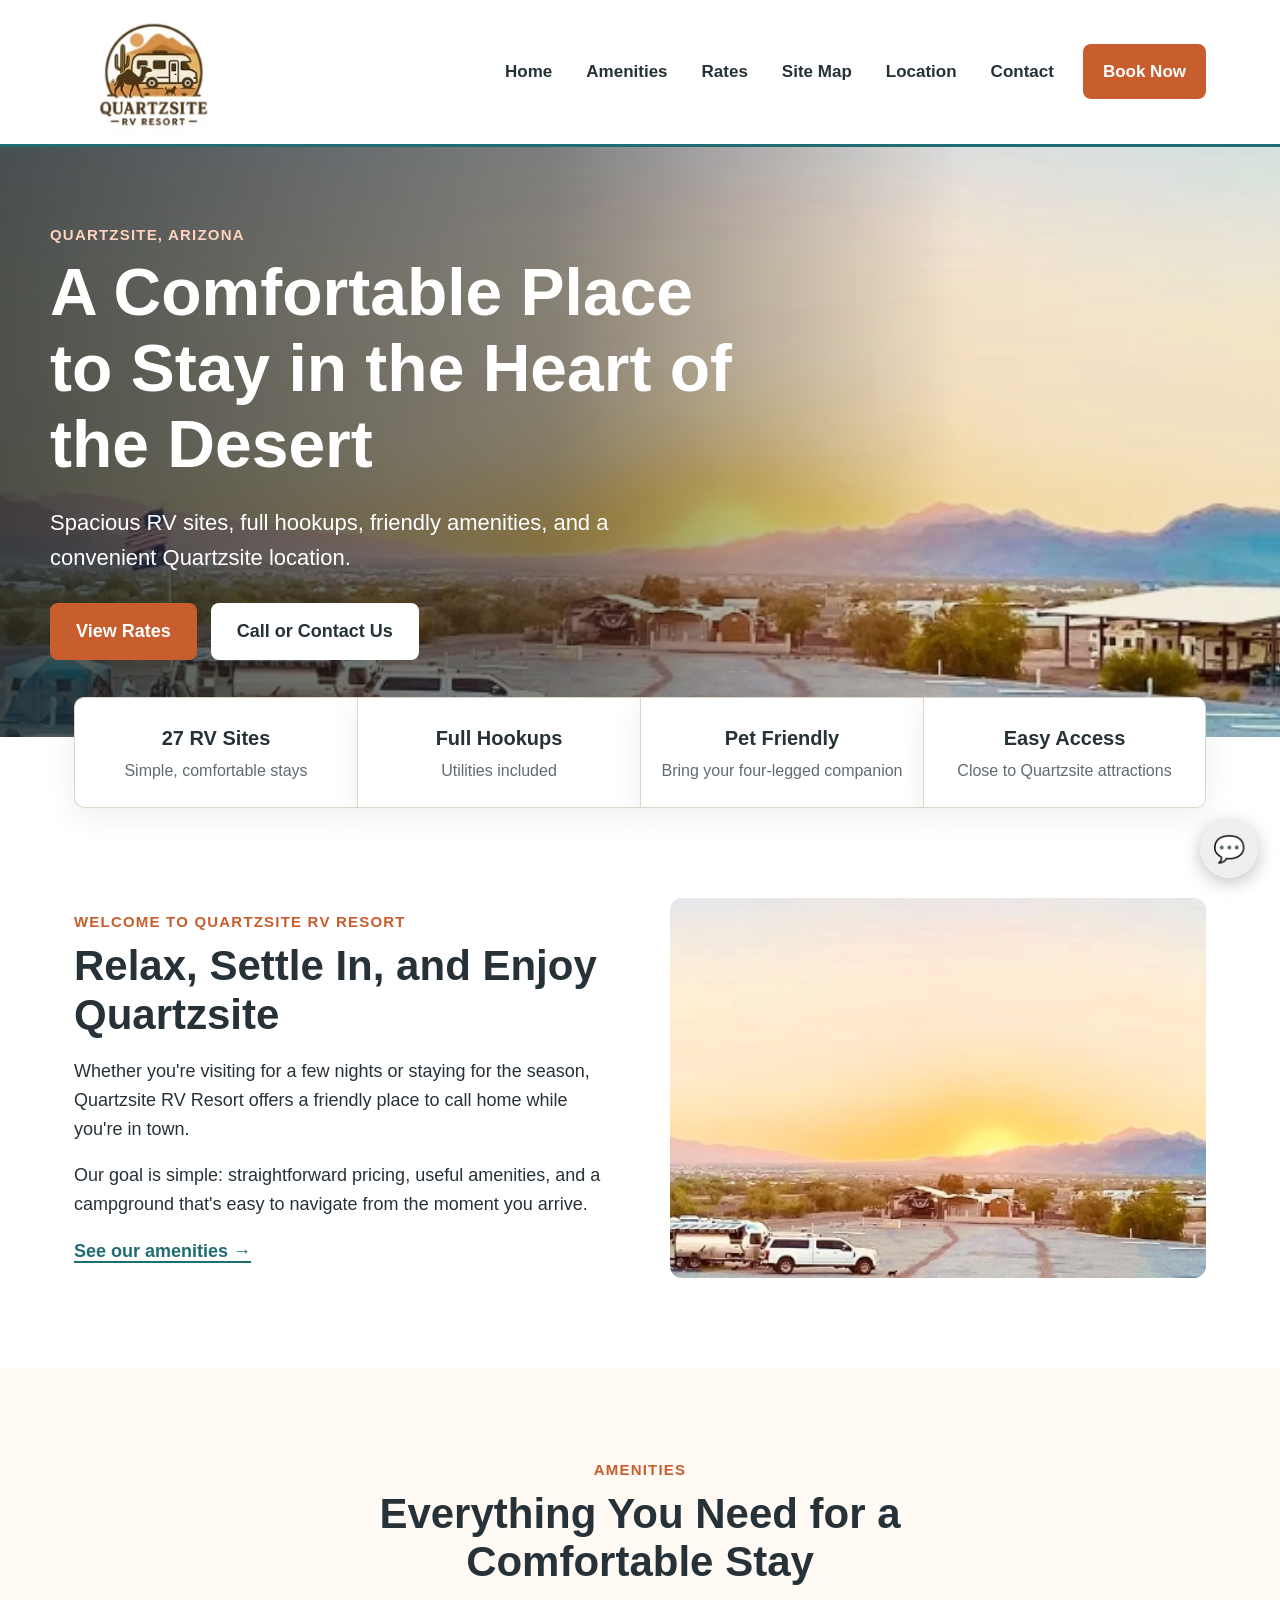
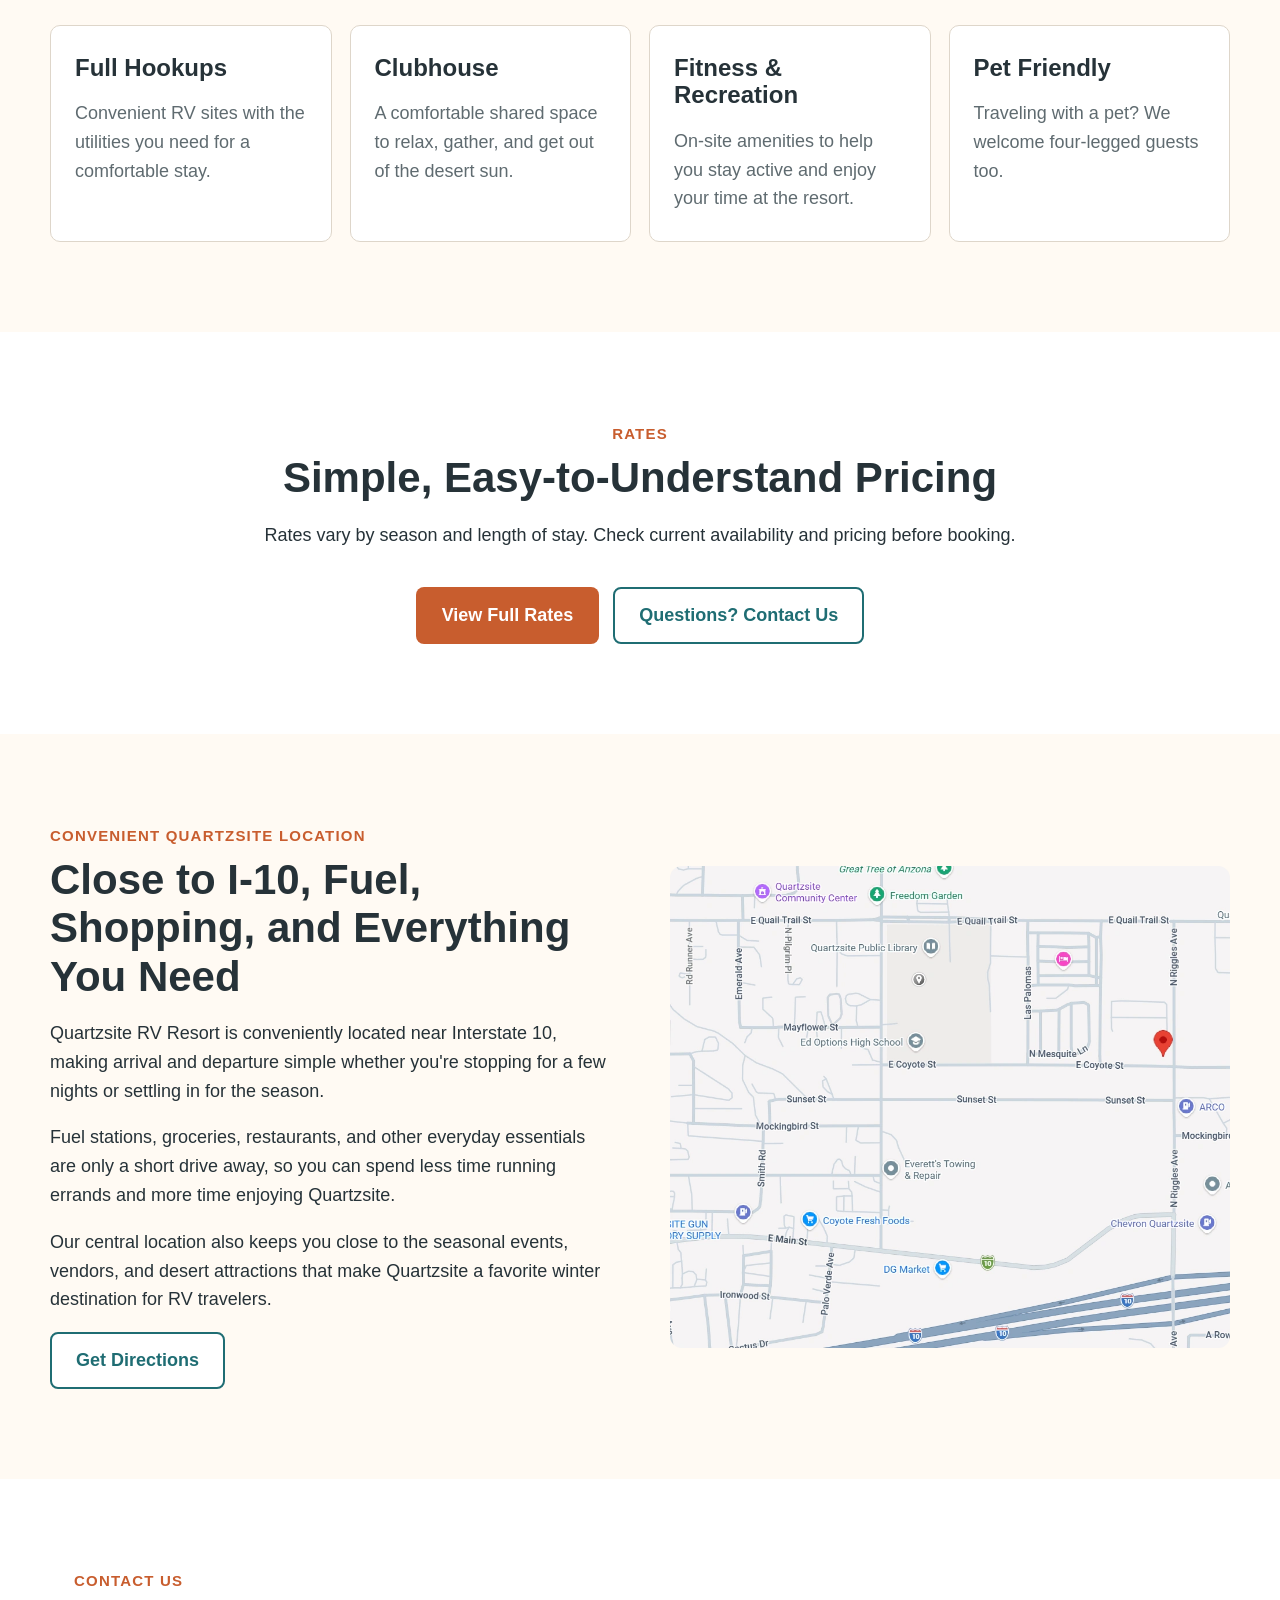
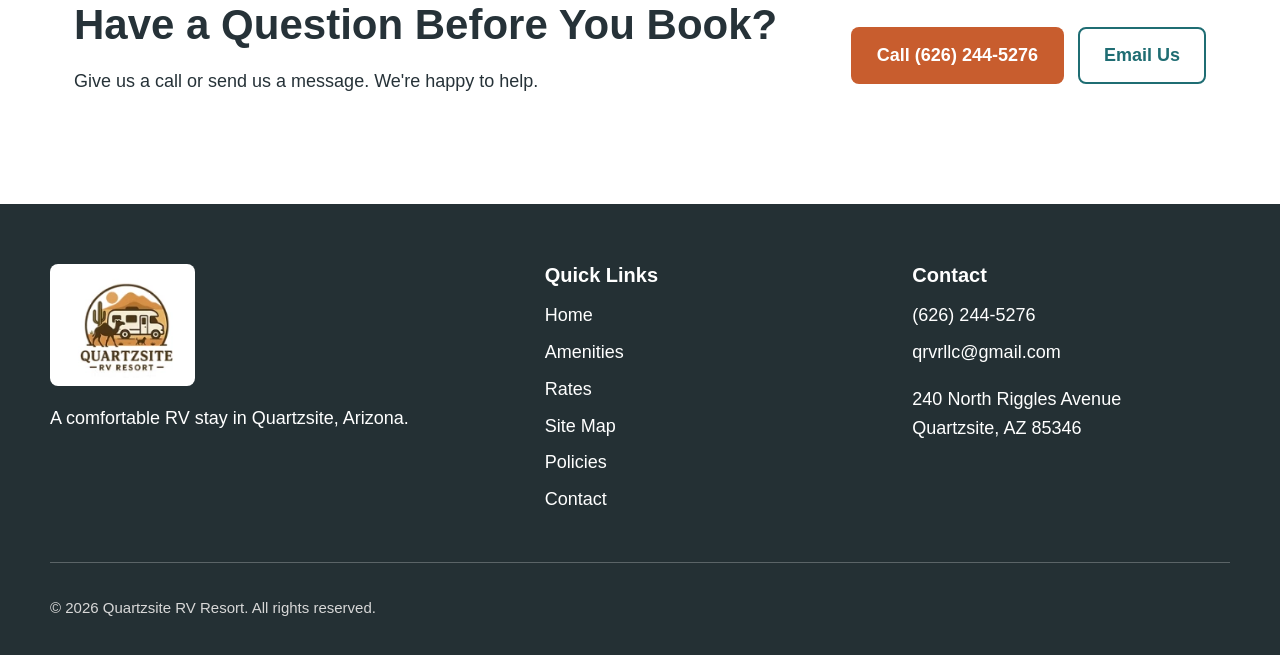
<file: index.html>
<!DOCTYPE html>
<html lang="en">
<head>
  <meta charset="UTF-8">
  <meta name="viewport" content="width=device-width, initial-scale=1.0">
  <title>Quartzsite RV Resort | RV Park in Quartzsite, Arizona</title>
  <meta name="description" content="Quartzsite RV Resort offers spacious RV sites, full hookups, friendly amenities, and easy access to everything Quartzsite, Arizona has to offer.">
  <link rel="stylesheet" href="styles.css">
</head>
<body>
  <div id="site-header"></div>

  <main>
    <section class="hero" aria-labelledby="hero-title">
      <img src="images/campsite.webp" alt="Quartzsite RV Resort campground in Quartzsite, Arizona" class="hero-image">
      <div class="hero-overlay">
        <div class="hero-content">
          <p class="eyebrow">Quartzsite, Arizona</p>
          <h1 id="hero-title">A Comfortable Place to Stay in the Heart of the Desert</h1>
          <p>Spacious RV sites, full hookups, friendly amenities, and a convenient Quartzsite location.</p>
          <div class="hero-actions">
            <a class="button button-primary" href="rates.html">View Rates</a>
            <a class="button button-secondary" href="#contact">Call or Contact Us</a>
          </div>
        </div>
      </div>
    </section>

    <section class="quick-info" aria-label="Quick campground information">
      <div>
        <strong>27 RV Sites</strong>
        <span>Simple, comfortable stays</span>
      </div>
      <div>
        <strong>Full Hookups</strong>
        <span>Utilities included</span>
      </div>
      <div>
        <strong>Pet Friendly</strong>
        <span>Bring your four-legged companion</span>
      </div>
      <div>
        <strong>Easy Access</strong>
        <span>Close to Quartzsite attractions</span>
      </div>
    </section>

    <section class="section two-column" id="about">
      <div class="section-copy">
        <p class="eyebrow">Welcome to Quartzsite RV Resort</p>
        <h2>Relax, Settle In, and Enjoy Quartzsite</h2>
        <p>
          Whether you're visiting for a few nights or staying for the season,
          Quartzsite RV Resort offers a friendly place to call home while you're in town.
        </p>
        <p>
          Our goal is simple: straightforward pricing, useful amenities, and a campground
          that's easy to navigate from the moment you arrive.
        </p>
        <a class="text-link" href="amenities.html">See our amenities →</a>
      </div>
      <div class="image-card">
        <img src="images/campsite.webp" alt="RV sites at Quartzsite RV Resort">
      </div>
    </section>

    <section class="section section-alt" id="amenities">
      <div class="section-heading">
        <p class="eyebrow">Amenities</p>
        <h2>Everything You Need for a Comfortable Stay</h2>
      </div>
      <div class="card-grid">
        <article class="info-card">
          <h3>Full Hookups</h3>
          <p>Convenient RV sites with the utilities you need for a comfortable stay.</p>
        </article>
        <article class="info-card">
          <h3>Clubhouse</h3>
          <p>A comfortable shared space to relax, gather, and get out of the desert sun.</p>
        </article>
        <article class="info-card">
          <h3>Fitness & Recreation</h3>
          <p>On-site amenities to help you stay active and enjoy your time at the resort.</p>
        </article>
        <article class="info-card">
          <h3>Pet Friendly</h3>
          <p>Traveling with a pet? We welcome four-legged guests too.</p>
        </article>
      </div>
    </section>

    <section class="section" id="rates">
      <div class="section-heading">
        <p class="eyebrow">Rates</p>
        <h2>Simple, Easy-to-Understand Pricing</h2>
        <p>Rates vary by season and length of stay. Check current availability and pricing before booking.</p>
      </div>
      <div class="rate-actions">
        <a class="button button-primary" href="rates.html">View Full Rates</a>
        <a class="button button-outline" href="#contact">Questions? Contact Us</a>
      </div>
    </section>

    <section class="section section-alt two-column" id="location">
      <div class="section-copy">
        <p class="eyebrow">Convenient Quartzsite Location</p>
        <h2>Close to I-10, Fuel, Shopping, and Everything You Need</h2>
        <p>
          Quartzsite RV Resort is conveniently located near Interstate 10, making arrival and departure simple
          whether you're stopping for a few nights or settling in for the season.
        </p>
        <p>
          Fuel stations, groceries, restaurants, and other everyday essentials are only a short drive away,
          so you can spend less time running errands and more time enjoying Quartzsite.
        </p>
        <p>
          Our central location also keeps you close to the seasonal events, vendors, and desert attractions
          that make Quartzsite a favorite winter destination for RV travelers.
        </p>
        <a
          class="button button-outline"
          href="https://www.google.com/maps/search/?api=1&query=Quartzsite+RV+Resort+Quartzsite+AZ"
          target="_blank"
          rel="noopener"
        >
          Get Directions
        </a>
      </div>

      <div class="image-card">
        <img
          src="images/map.webp"
          alt="Map showing Quartzsite RV Resort near Interstate 10, fuel stations, and central Quartzsite"
          loading="lazy"
        >
      </div>
    </section>

    <section class="section contact-section" id="contact">
      <div>
        <p class="eyebrow">Contact Us</p>
        <h2>Have a Question Before You Book?</h2>
        <p>Give us a call or send us a message. We're happy to help.</p>
      </div>
      <div class="contact-actions">
        <a class="button button-primary" href="tel:6262445276">Call (626) 244-5276</a>
        <a class="button button-outline" href="mailto:qrvrllc@gmail.com">Email Us</a>
      </div>
    </section>
  </main>

  <div id="site-footer"></div>

  <!-- Site-wide AI chat assistant -->
  <link rel="stylesheet" href="chat-widget.css">
  <script src="site.js"></script>
  <script src="chat-widget.js"></script>
</body>
</html>
</file>
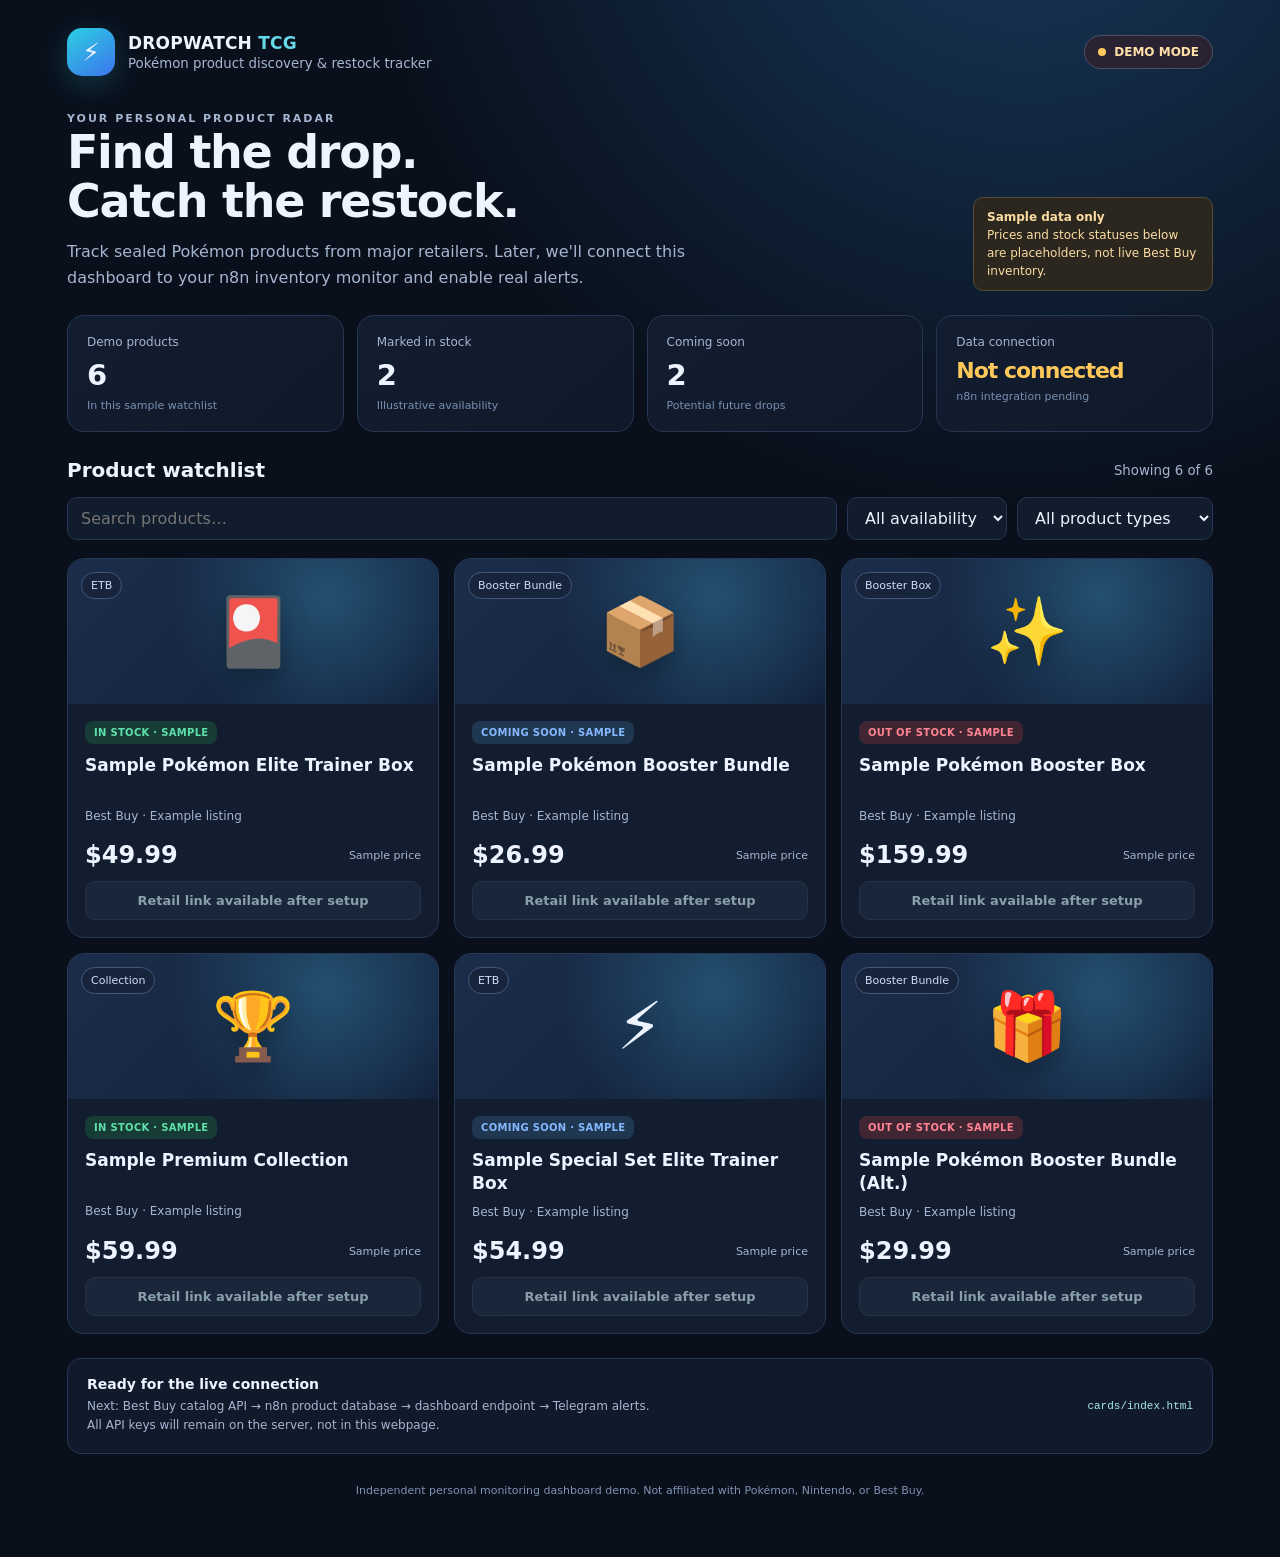
<file: cards/index.html>
<!doctype html>
<html lang="en">
<head>
  <meta charset="utf-8">
  <meta name="viewport" content="width=device-width, initial-scale=1">
  <meta name="theme-color" content="#0b1120">
  <title>Pokémon Drop Monitor | Demo Dashboard</title>
  <style>
    :root{color-scheme:dark;--bg:#09101c;--panel:#121d30;--panel2:#16233a;--line:#263753;--text:#edf3ff;--muted:#a6b5d0;--accent:#66d9e8;--gold:#ffc85a;--green:#5ee0ab;--red:#ff8393;--blue:#85b8ff}
    *{box-sizing:border-box}body{margin:0;background:radial-gradient(circle at 80% -10%,#18395c 0,transparent 33%),var(--bg);font-family:Inter,ui-sans-serif,system-ui,-apple-system,Segoe UI,Roboto,Arial,sans-serif;color:var(--text);min-height:100vh}a{color:inherit}button,input,select{font:inherit}button{cursor:pointer}
    .shell{max-width:1190px;margin:auto;padding:28px 22px 60px}.top{display:flex;justify-content:space-between;align-items:center;gap:20px;margin-bottom:34px}.brand{display:flex;align-items:center;gap:13px}.logo{display:grid;place-items:center;width:48px;height:48px;border-radius:15px;background:linear-gradient(145deg,#2bd0e0,#3d74ee);font-size:25px;box-shadow:0 8px 28px #2abfd43b}.brand strong{display:block;font-size:17px;letter-spacing:.2px}.brand small{display:block;color:var(--muted);margin-top:3px}.pill{display:inline-flex;align-items:center;gap:8px;padding:9px 13px;border-radius:999px;border:1px solid #4c5266;background:#292233;color:#ffe0a6;font-size:12px;font-weight:700}.dot{width:8px;height:8px;background:var(--gold);border-radius:50%}.intro{display:flex;justify-content:space-between;align-items:end;gap:22px;margin-bottom:24px}.eyebrow{text-transform:uppercase;letter-spacing:2px;color:var(--accent);font-weight:800;font-size:11px;margin:0 0 10px}.intro h1{font-size:clamp(30px,4vw,46px);line-height:1.07;margin:0 0 12px;letter-spacing:-1.3px}.intro p{color:var(--muted);max-width:630px;margin:0;line-height:1.65}.notice{padding:10px 13px;border:1px solid #574d37;background:#2b271f;color:#fbdca2;font-size:12px;border-radius:10px;max-width:240px;line-height:1.5}
    .stats{display:grid;grid-template-columns:repeat(4,1fr);gap:13px;margin-bottom:26px}.stat{background:linear-gradient(140deg,var(--panel),#101929);border:1px solid var(--line);border-radius:17px;padding:19px}.stat label{display:block;color:var(--muted);font-size:12px;margin-bottom:9px}.stat b{font-size:29px;letter-spacing:-1px}.stat em{display:block;color:#7890b2;font-style:normal;font-size:11px;margin-top:7px}.section-head{display:flex;justify-content:space-between;align-items:center;gap:12px;margin-bottom:15px}.section-head h2{font-size:20px;margin:0}.section-head small{color:var(--muted)}.tools{display:flex;gap:10px;flex-wrap:wrap;margin-bottom:18px}.tools input,.tools select{min-height:43px;border-radius:10px;border:1px solid var(--line);background:#111c2c;color:var(--text);padding:10px 13px;outline:none}.tools input{min-width:230px;flex:1}.tools input:focus,.tools select:focus{border-color:var(--accent)}.tools select{min-width:158px}.cards{display:grid;grid-template-columns:repeat(3,minmax(0,1fr));gap:15px}.product{display:flex;flex-direction:column;background:var(--panel);border:1px solid var(--line);border-radius:17px;overflow:hidden;min-width:0}.product-art{height:145px;background:radial-gradient(circle at 70% 25%,#234f70,transparent 55%),linear-gradient(135deg,#1b2d4a,#12213b);display:grid;place-items:center;position:relative}.product-art .symbol{font-size:66px;filter:drop-shadow(0 12px 12px #0004)}.product-art .ribbon{position:absolute;left:13px;top:13px;background:#17233bdc;border:1px solid #425779;border-radius:999px;font-size:11px;padding:6px 9px;color:#cdddf7}.product-content{padding:17px;display:flex;flex:1;flex-direction:column;gap:10px}.tag{display:inline-flex;font-size:10px;font-weight:800;letter-spacing:.3px;text-transform:uppercase;border-radius:8px;padding:6px 9px;width:max-content}.in{background:#173c36;color:var(--green)}.out{background:#402633;color:var(--red)}.soon{background:#203751;color:var(--blue)}.product h3{font-size:17px;line-height:1.35;margin:0;min-height:45px}.retailer{color:var(--muted);font-size:12px}.price-row{display:flex;justify-content:space-between;align-items:center;margin-top:auto;padding-top:8px}.price-row strong{font-size:24px}.price-row span{color:var(--muted);font-size:11px}.action{display:block;text-align:center;background:#223b58;border:1px solid #355a79;color:#d8f7ff;border-radius:10px;text-decoration:none;font-weight:750;padding:11px;margin-top:2px;font-size:13px;transition:background .15s}.action:hover{background:#2b5478}.action.disabled{opacity:.6;pointer-events:none;background:#202d40;border-color:#354257}.bottom{margin-top:24px;padding:17px 19px;border:1px solid var(--line);border-radius:14px;background:#101a2b;display:flex;justify-content:space-between;gap:20px;align-items:center}.bottom h3{margin:0 0 5px;font-size:14px}.bottom p{margin:0;color:var(--muted);font-size:12px;line-height:1.6}.bottom code{font-size:11px;color:#a9e9f0}.empty{grid-column:1/-1;border:1px dashed var(--line);border-radius:12px;padding:34px;text-align:center;color:var(--muted)}footer{color:#8092b1;text-align:center;font-size:11px;padding-top:30px}
    @media(max-width:850px){.cards{grid-template-columns:repeat(2,minmax(0,1fr))}.stats{grid-template-columns:repeat(2,minmax(0,1fr))}}@media(max-width:560px){.shell{padding:20px 14px 45px}.top{align-items:flex-start}.brand strong{font-size:14px}.brand small{font-size:11px}.intro{display:block}.notice{margin-top:17px;max-width:100%}.cards{grid-template-columns:1fr}.stats{gap:9px}.stat{padding:14px}.stat b{font-size:24px}.tools input,.tools select{width:100%;min-width:0}.bottom{display:block}.bottom code{display:block;margin-top:10px;overflow-wrap:anywhere}}
  </style>
</head>
<body>
<main class="shell">
  <header class="top"><div class="brand"><div class="logo" aria-hidden="true">⚡</div><div><strong>DROPWATCH <span style="color:var(--accent)">TCG</span></strong><small>Pokémon product discovery &amp; restock tracker</small></div></div><span class="pill"><span class="dot"></span> DEMO MODE</span></header>
  <div class="intro"><div><p class="eyebrow">Your personal product radar</p><h1>Find the drop.<br>Catch the restock.</h1><p>Track sealed Pokémon products from major retailers. Later, we'll connect this dashboard to your n8n inventory monitor and enable real alerts.</p></div><aside class="notice"><strong>Sample data only</strong><br>Prices and stock statuses below are placeholders, not live Best Buy inventory.</aside></div>
  <section class="stats" aria-label="Dashboard statistics"><div class="stat"><label>Demo products</label><b id="tracked">0</b><em>In this sample watchlist</em></div><div class="stat"><label>Marked in stock</label><b id="available">0</b><em>Illustrative availability</em></div><div class="stat"><label>Coming soon</label><b id="upcoming">0</b><em>Potential future drops</em></div><div class="stat"><label>Data connection</label><b style="font-size:22px;color:var(--gold)">Not connected</b><em>n8n integration pending</em></div></section>
  <div class="section-head"><h2>Product watchlist</h2><small id="count"></small></div>
  <div class="tools"><input id="search" type="search" placeholder="Search products…" aria-label="Search products"><select id="status" aria-label="Filter availability"><option value="all">All availability</option><option value="in_stock">In stock</option><option value="coming_soon">Coming soon</option><option value="out_of_stock">Out of stock</option></select><select id="type" aria-label="Filter product type"><option value="all">All product types</option><option value="ETB">Elite Trainer Boxes</option><option value="Booster Box">Booster Boxes</option><option value="Booster Bundle">Booster Bundles</option><option value="Collection">Collections</option></select></div>
  <section id="products" class="cards" aria-label="Products"></section>
  <section class="bottom"><div><h3>Ready for the live connection</h3><p>Next: Best Buy catalog API → n8n product database → dashboard endpoint → Telegram alerts.<br>All API keys will remain on the server, not in this webpage.</p></div><code>cards/index.html</code></section>
  <footer>Independent personal monitoring dashboard demo. Not affiliated with Pokémon, Nintendo, or Best Buy.</footer>
</main>
<script>
  // Fictional entries for layout testing only. No data is fetched from any retailer.
  const products = [
    {name:'Sample Pokémon Elite Trainer Box',type:'ETB',status:'in_stock',price:49.99,retailer:'Best Buy',symbol:'🎴'},
    {name:'Sample Pokémon Booster Bundle',type:'Booster Bundle',status:'coming_soon',price:26.99,retailer:'Best Buy',symbol:'📦'},
    {name:'Sample Pokémon Booster Box',type:'Booster Box',status:'out_of_stock',price:159.99,retailer:'Best Buy',symbol:'✨'},
    {name:'Sample Premium Collection',type:'Collection',status:'in_stock',price:59.99,retailer:'Best Buy',symbol:'🏆'},
    {name:'Sample Special Set Elite Trainer Box',type:'ETB',status:'coming_soon',price:54.99,retailer:'Best Buy',symbol:'⚡'},
    {name:'Sample Pokémon Booster Bundle (Alt.)',type:'Booster Bundle',status:'out_of_stock',price:29.99,retailer:'Best Buy',symbol:'🎁'}
  ];
  const statusText = {in_stock:'In stock · sample',out_of_stock:'Out of stock · sample',coming_soon:'Coming soon · sample'};
  const statusClass = {in_stock:'in',out_of_stock:'out',coming_soon:'soon'};
  const esc = value => String(value).replace(/[&<>"']/g, ch => ({'&':'&amp;','<':'&lt;','>':'&gt;','"':'&quot;',"'":'&#39;'}[ch]));
  function render(){
    const query=document.getElementById('search').value.toLowerCase().trim();
    const status=document.getElementById('status').value;
    const type=document.getElementById('type').value;
    const filtered=products.filter(p=>(p.name.toLowerCase().includes(query)||p.retailer.toLowerCase().includes(query))&&(status==='all'||p.status===status)&&(type==='all'||p.type===type));
    document.getElementById('count').textContent=`Showing ${filtered.length} of ${products.length}`;
    document.getElementById('products').innerHTML=filtered.length?filtered.map(p=>`<article class="product"><div class="product-art"><span class="ribbon">${esc(p.type)}</span><span class="symbol" aria-hidden="true">${p.symbol}</span></div><div class="product-content"><span class="tag ${statusClass[p.status]}">${statusText[p.status]}</span><h3>${esc(p.name)}</h3><div class="retailer">${esc(p.retailer)} · Example listing</div><div class="price-row"><strong>$${p.price.toFixed(2)}</strong><span>Sample price</span></div><span class="action disabled" aria-disabled="true">Retail link available after setup</span></div></article>`).join(''):'<div class="empty">No sample products match those filters.</div>';
  }
  document.getElementById('tracked').textContent=products.length;
  document.getElementById('available').textContent=products.filter(p=>p.status==='in_stock').length;
  document.getElementById('upcoming').textContent=products.filter(p=>p.status==='coming_soon').length;
  ['search','status','type'].forEach(id=>document.getElementById(id).addEventListener('input',render));
  render();
</script>
</body>
</html>
</file>
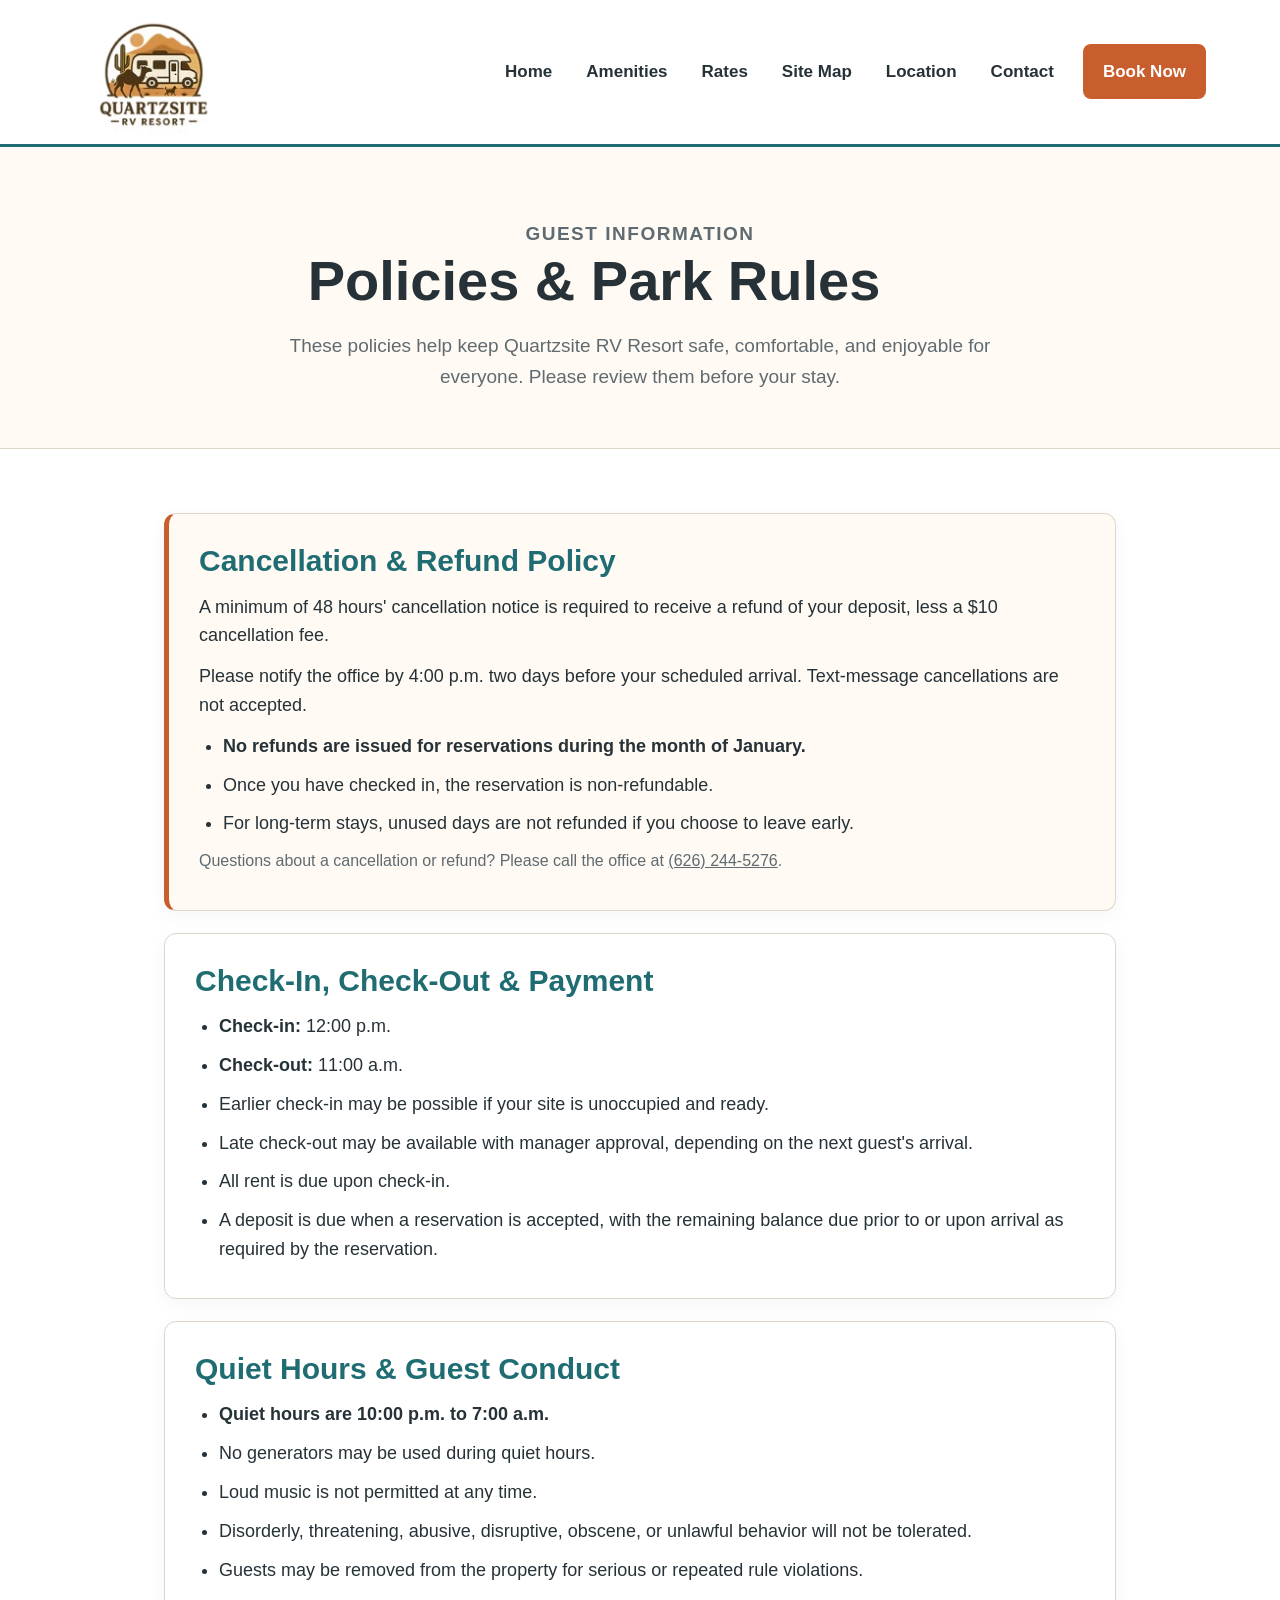
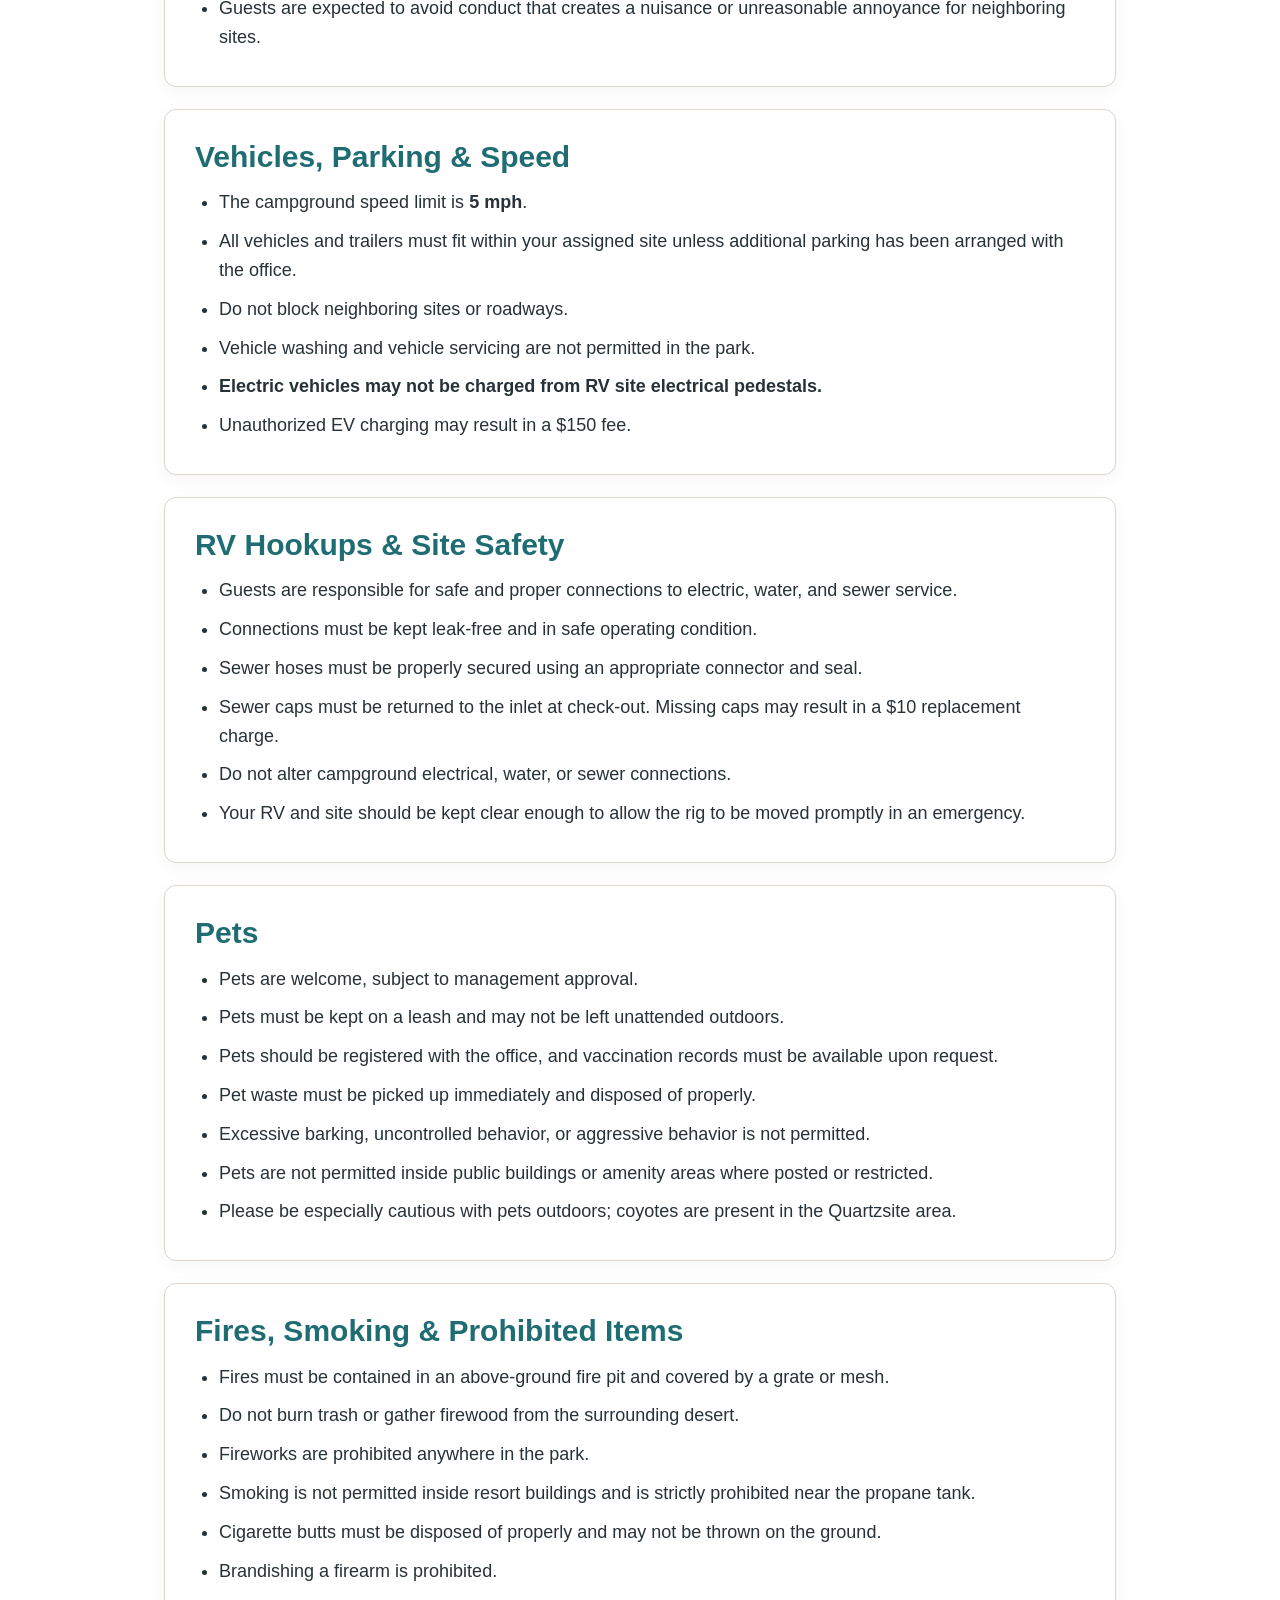
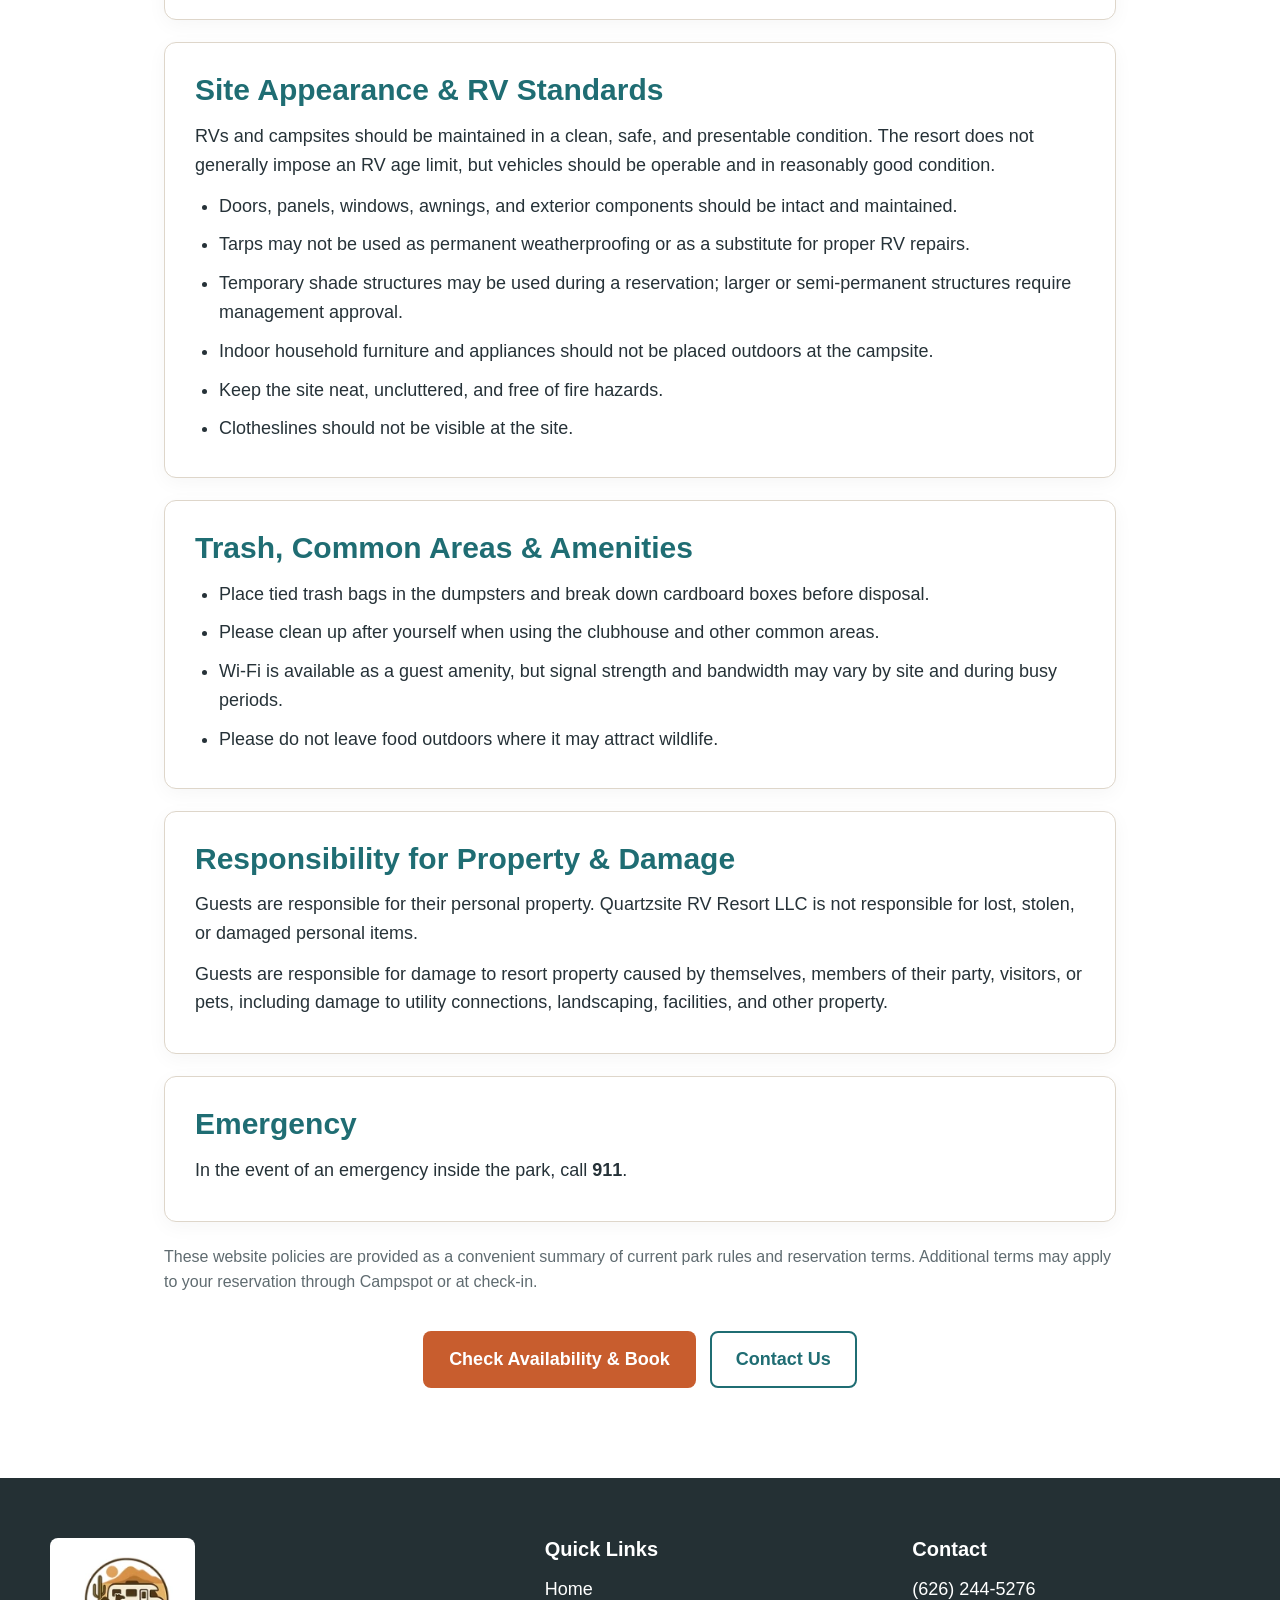
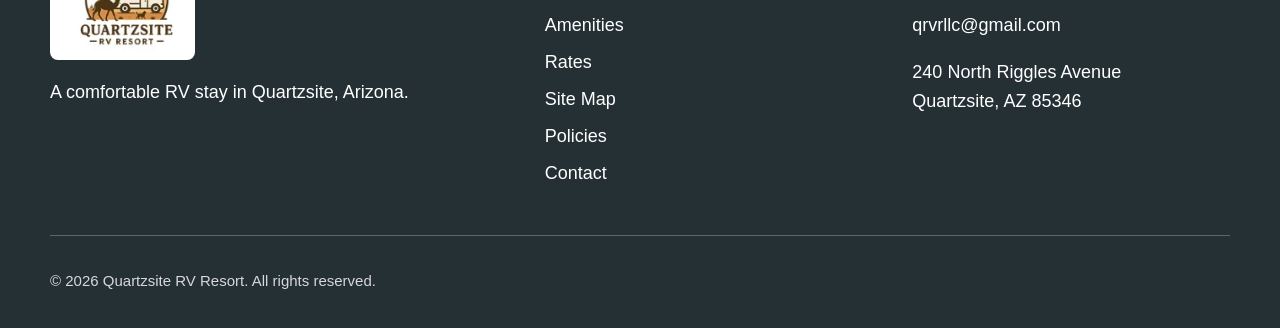
<file: policies.html>
<!DOCTYPE html>
<html lang="en">
<head>
  <meta charset="UTF-8">
  <meta name="viewport" content="width=device-width, initial-scale=1.0">

  <title>Policies & Park Rules | Quartzsite RV Resort</title>

  <meta
    name="description"
    content="Review Quartzsite RV Resort policies, cancellation and refund terms, check-in and check-out times, pet rules, site standards, quiet hours, and other important guest information."
  >

  <link rel="stylesheet" href="styles.css">

  <style>
    .policies-hero {
      background: var(--cream);
      border-bottom: 1px solid var(--line);
    }

    .policies-hero-inner {
      max-width: 900px;
      margin: 0 auto;
      padding: 72px 24px 56px;
      text-align: center;
    }

    .policies-hero h1 {
      color: var(--ink);
      font-size: clamp(38px, 5vw, 56px);
      margin-bottom: 18px;
    }

    .policies-hero p {
      max-width: 760px;
      margin: 0 auto;
      color: var(--muted);
      font-size: 19px;
    }

    .policies-wrap {
      max-width: 1000px;
      margin: 0 auto;
      padding: 64px 24px 90px;
    }

    .policy-card {
      background: var(--white);
      border: 1px solid var(--line);
      border-radius: 12px;
      padding: 30px 30px 24px;
      margin-bottom: 22px;
      box-shadow: 0 5px 20px rgba(0,0,0,.04);
    }

    .policy-card h2 {
      font-size: 30px;
      margin-bottom: 14px;
      color: var(--teal);
    }

    .policy-card h3 {
      font-size: 21px;
      margin-top: 24px;
      margin-bottom: 8px;
    }

    .policy-card p {
      margin: 0 0 12px;
    }

    .policy-card ul {
      margin: 10px 0 0;
      padding-left: 24px;
    }

    .policy-card li {
      margin-bottom: 10px;
    }

    .policy-important {
      border-left: 5px solid var(--rust);
      background: var(--cream);
    }

    .policy-note {
      color: var(--muted);
      font-size: 16px;
    }

    .policy-actions {
      display: flex;
      flex-wrap: wrap;
      justify-content: center;
      gap: 14px;
      margin-top: 36px;
    }

    @media (max-width: 600px) {
      .policy-card {
        padding: 24px 20px 18px;
      }

      .policy-actions {
        display: grid;
      }
    }
  </style>
</head>

<body>

  <div id="site-header"></div>

  <main>

    <section class="policies-hero">
      <div class="policies-hero-inner">
        <p class="eyebrow">Guest Information</p>
        <h1>Policies &amp; Park Rules</h1>
        <p>
          These policies help keep Quartzsite RV Resort safe, comfortable, and enjoyable
          for everyone. Please review them before your stay.
        </p>
      </div>
    </section>

    <section class="policies-wrap">

      <article class="policy-card policy-important">
        <h2>Cancellation &amp; Refund Policy</h2>

        <p>
          A minimum of 48 hours' cancellation notice is required to receive a refund of your deposit,
          less a $10 cancellation fee.
        </p>

        <p>
          Please notify the office by 4:00 p.m. two days before your scheduled arrival.
          Text-message cancellations are not accepted.
        </p>

        <ul>
          <li><strong>No refunds are issued for reservations during the month of January.</strong></li>
          <li>Once you have checked in, the reservation is non-refundable.</li>
          <li>For long-term stays, unused days are not refunded if you choose to leave early.</li>
        </ul>

        <p class="policy-note">
          Questions about a cancellation or refund? Please call the office at
          <a href="tel:6262445276">(626) 244-5276</a>.
        </p>
      </article>

      <article class="policy-card">
        <h2>Check-In, Check-Out &amp; Payment</h2>

        <ul>
          <li><strong>Check-in:</strong> 12:00 p.m.</li>
          <li><strong>Check-out:</strong> 11:00 a.m.</li>
          <li>Earlier check-in may be possible if your site is unoccupied and ready.</li>
          <li>Late check-out may be available with manager approval, depending on the next guest's arrival.</li>
          <li>All rent is due upon check-in.</li>
          <li>A deposit is due when a reservation is accepted, with the remaining balance due prior to or upon arrival as required by the reservation.</li>
        </ul>
      </article>

      <article class="policy-card">
        <h2>Quiet Hours &amp; Guest Conduct</h2>

        <ul>
          <li><strong>Quiet hours are 10:00 p.m. to 7:00 a.m.</strong></li>
          <li>No generators may be used during quiet hours.</li>
          <li>Loud music is not permitted at any time.</li>
          <li>Disorderly, threatening, abusive, disruptive, obscene, or unlawful behavior will not be tolerated.</li>
          <li>Guests may be removed from the property for serious or repeated rule violations.</li>
          <li>Guests are expected to avoid conduct that creates a nuisance or unreasonable annoyance for neighboring sites.</li>
        </ul>
      </article>

      <article class="policy-card">
        <h2>Vehicles, Parking &amp; Speed</h2>

        <ul>
          <li>The campground speed limit is <strong>5 mph</strong>.</li>
          <li>All vehicles and trailers must fit within your assigned site unless additional parking has been arranged with the office.</li>
          <li>Do not block neighboring sites or roadways.</li>
          <li>Vehicle washing and vehicle servicing are not permitted in the park.</li>
          <li><strong>Electric vehicles may not be charged from RV site electrical pedestals.</strong></li>
          <li>Unauthorized EV charging may result in a $150 fee.</li>
        </ul>
      </article>

      <article class="policy-card">
        <h2>RV Hookups &amp; Site Safety</h2>

        <ul>
          <li>Guests are responsible for safe and proper connections to electric, water, and sewer service.</li>
          <li>Connections must be kept leak-free and in safe operating condition.</li>
          <li>Sewer hoses must be properly secured using an appropriate connector and seal.</li>
          <li>Sewer caps must be returned to the inlet at check-out. Missing caps may result in a $10 replacement charge.</li>
          <li>Do not alter campground electrical, water, or sewer connections.</li>
          <li>Your RV and site should be kept clear enough to allow the rig to be moved promptly in an emergency.</li>
        </ul>
      </article>

      <article class="policy-card">
        <h2>Pets</h2>

        <ul>
          <li>Pets are welcome, subject to management approval.</li>
          <li>Pets must be kept on a leash and may not be left unattended outdoors.</li>
          <li>Pets should be registered with the office, and vaccination records must be available upon request.</li>
          <li>Pet waste must be picked up immediately and disposed of properly.</li>
          <li>Excessive barking, uncontrolled behavior, or aggressive behavior is not permitted.</li>
          <li>Pets are not permitted inside public buildings or amenity areas where posted or restricted.</li>
          <li>Please be especially cautious with pets outdoors; coyotes are present in the Quartzsite area.</li>
        </ul>
      </article>

      <article class="policy-card">
        <h2>Fires, Smoking &amp; Prohibited Items</h2>

        <ul>
          <li>Fires must be contained in an above-ground fire pit and covered by a grate or mesh.</li>
          <li>Do not burn trash or gather firewood from the surrounding desert.</li>
          <li>Fireworks are prohibited anywhere in the park.</li>
          <li>Smoking is not permitted inside resort buildings and is strictly prohibited near the propane tank.</li>
          <li>Cigarette butts must be disposed of properly and may not be thrown on the ground.</li>
          <li>Brandishing a firearm is prohibited.</li>
        </ul>
      </article>

      <article class="policy-card">
        <h2>Site Appearance &amp; RV Standards</h2>

        <p>
          RVs and campsites should be maintained in a clean, safe, and presentable condition.
          The resort does not generally impose an RV age limit, but vehicles should be operable
          and in reasonably good condition.
        </p>

        <ul>
          <li>Doors, panels, windows, awnings, and exterior components should be intact and maintained.</li>
          <li>Tarps may not be used as permanent weatherproofing or as a substitute for proper RV repairs.</li>
          <li>Temporary shade structures may be used during a reservation; larger or semi-permanent structures require management approval.</li>
          <li>Indoor household furniture and appliances should not be placed outdoors at the campsite.</li>
          <li>Keep the site neat, uncluttered, and free of fire hazards.</li>
          <li>Clotheslines should not be visible at the site.</li>
        </ul>
      </article>

      <article class="policy-card">
        <h2>Trash, Common Areas &amp; Amenities</h2>

        <ul>
          <li>Place tied trash bags in the dumpsters and break down cardboard boxes before disposal.</li>
          <li>Please clean up after yourself when using the clubhouse and other common areas.</li>
          <li>Wi-Fi is available as a guest amenity, but signal strength and bandwidth may vary by site and during busy periods.</li>
          <li>Please do not leave food outdoors where it may attract wildlife.</li>
        </ul>
      </article>

      <article class="policy-card">
        <h2>Responsibility for Property &amp; Damage</h2>

        <p>
          Guests are responsible for their personal property. Quartzsite RV Resort LLC is not responsible
          for lost, stolen, or damaged personal items.
        </p>

        <p>
          Guests are responsible for damage to resort property caused by themselves, members of their party,
          visitors, or pets, including damage to utility connections, landscaping, facilities, and other property.
        </p>
      </article>

      <article class="policy-card">
        <h2>Emergency</h2>
        <p>
          In the event of an emergency inside the park, call <strong>911</strong>.
        </p>
      </article>

      <p class="policy-note">
        These website policies are provided as a convenient summary of current park rules and reservation terms.
        Additional terms may apply to your reservation through Campspot or at check-in.
      </p>

      <div class="policy-actions">
        <a
          class="button button-primary"
          href="https://www.campspot.com/book/quartzsite-rv-resort"
        >
          Check Availability &amp; Book
        </a>

        <a class="button button-outline" href="index.html#contact">
          Contact Us
        </a>
      </div>

    </section>

  </main>

  <div id="site-footer"></div>

  <script src="site.js"></script>

</body>
</html>
</file>
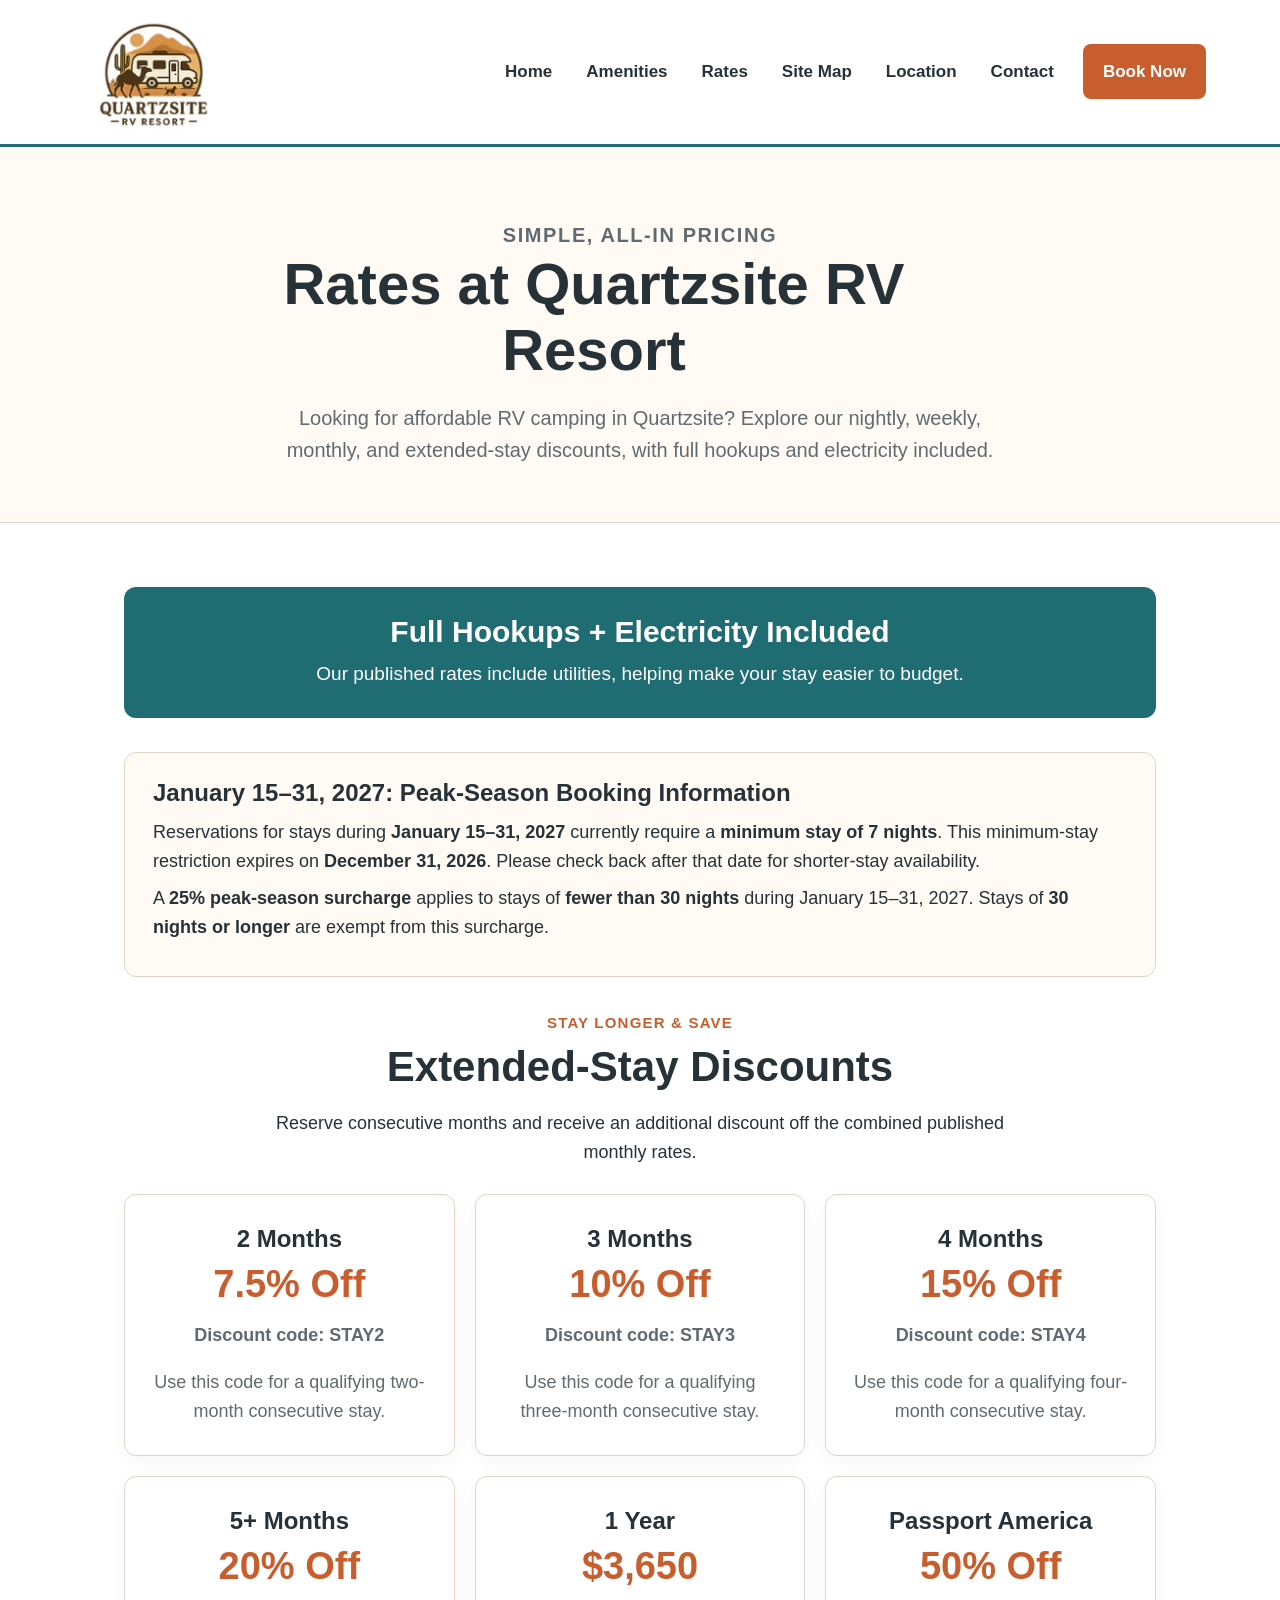
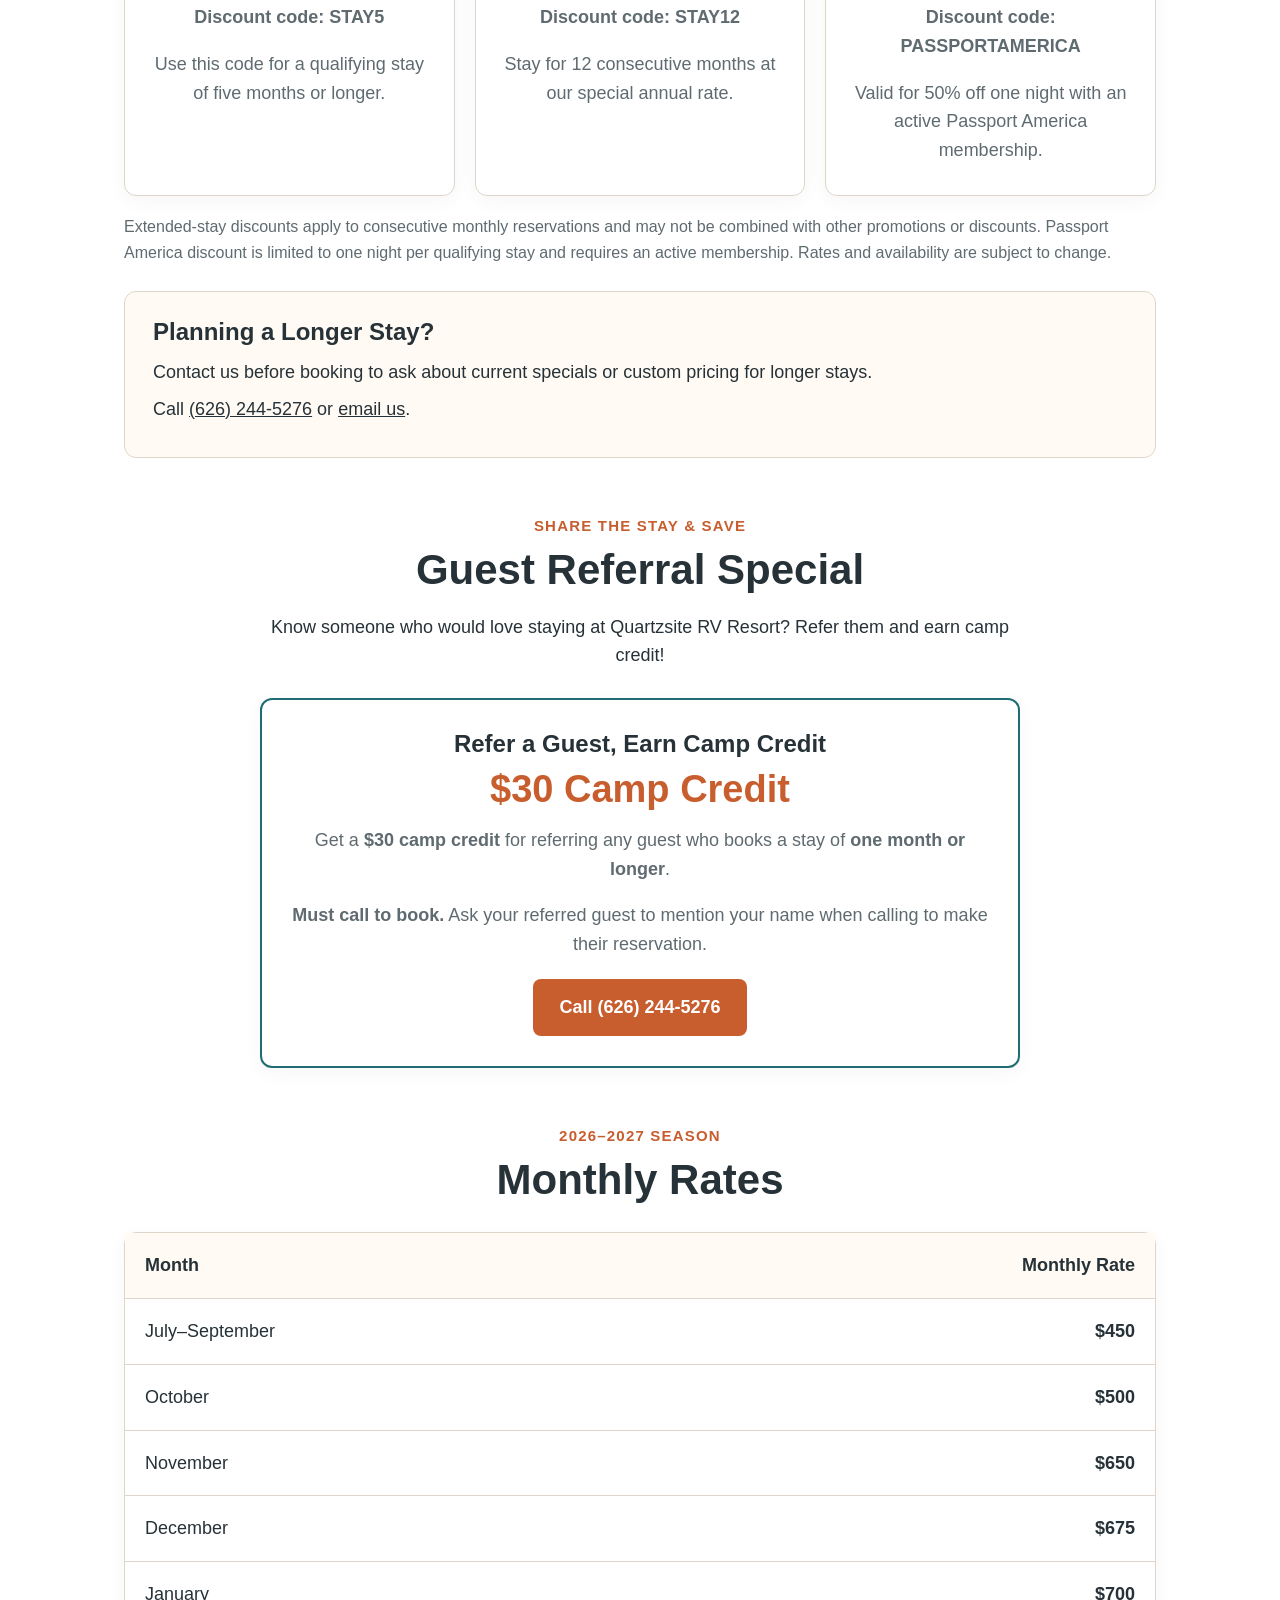
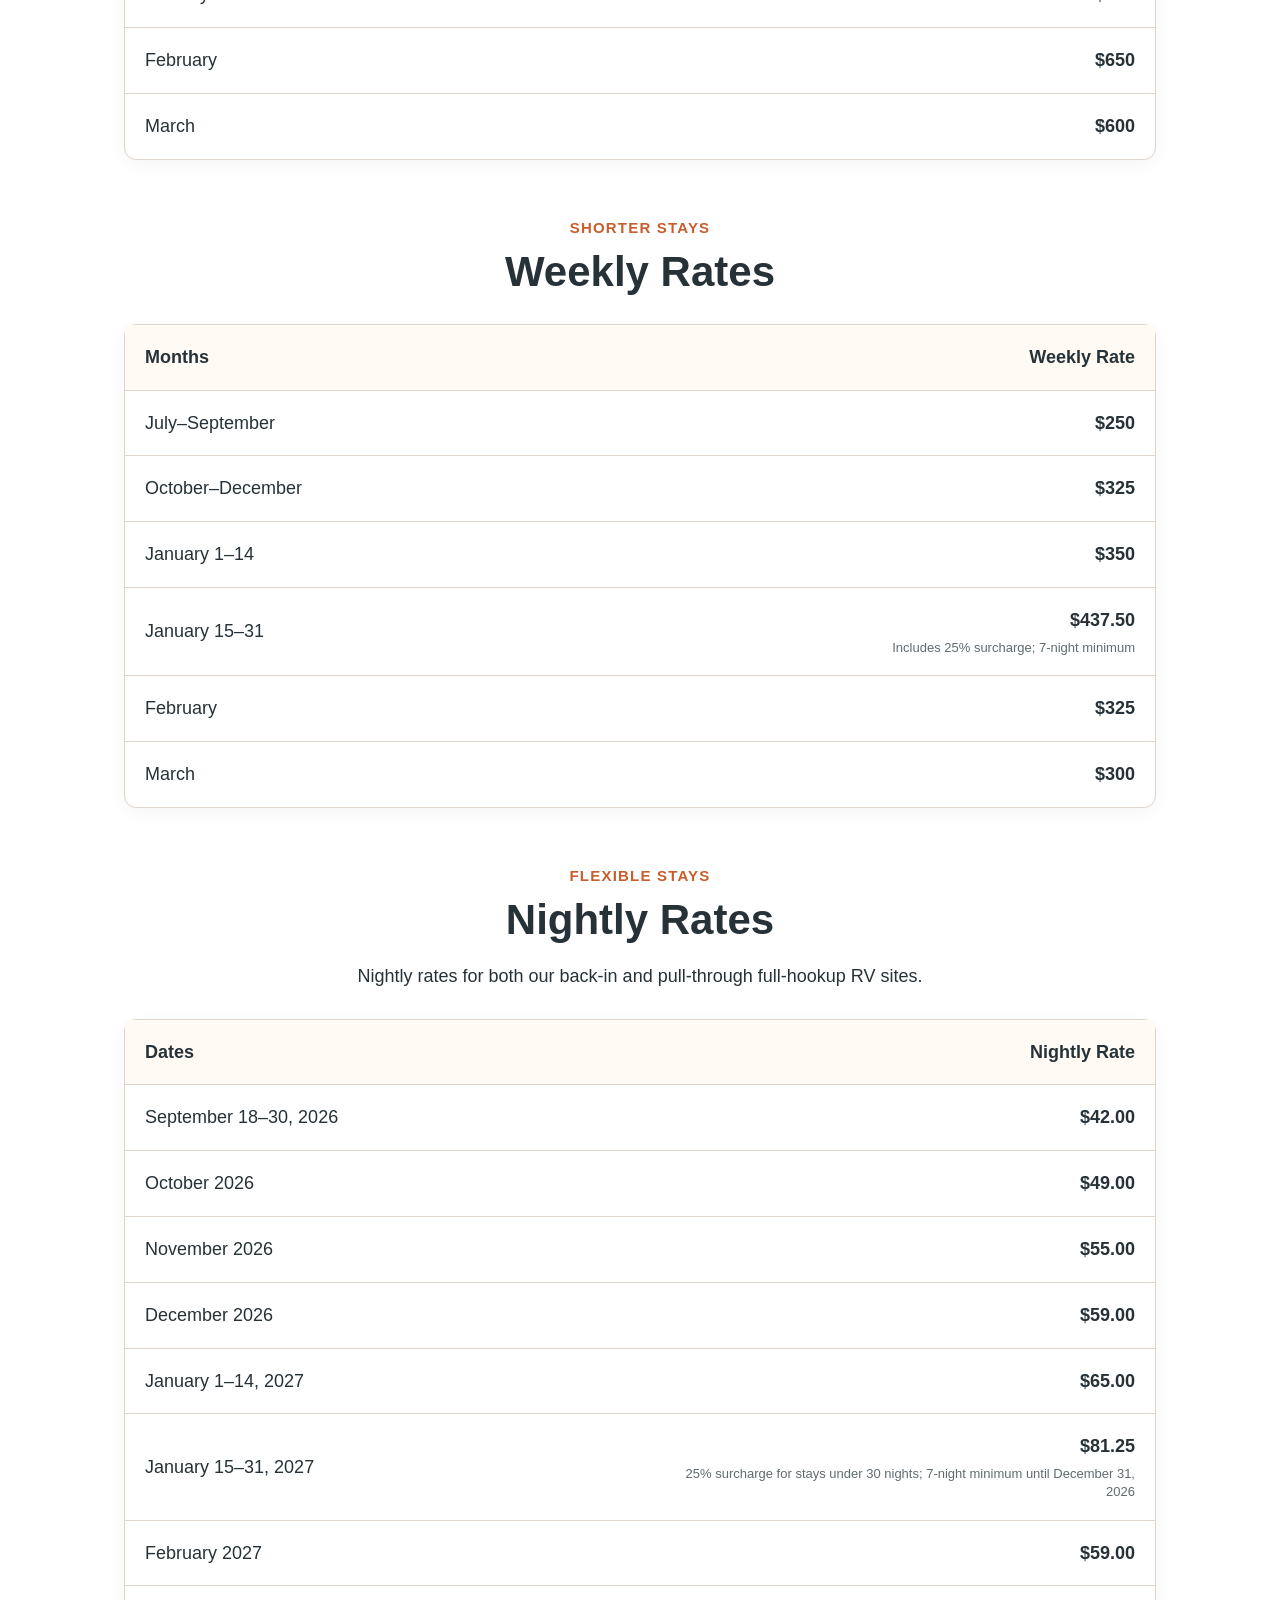
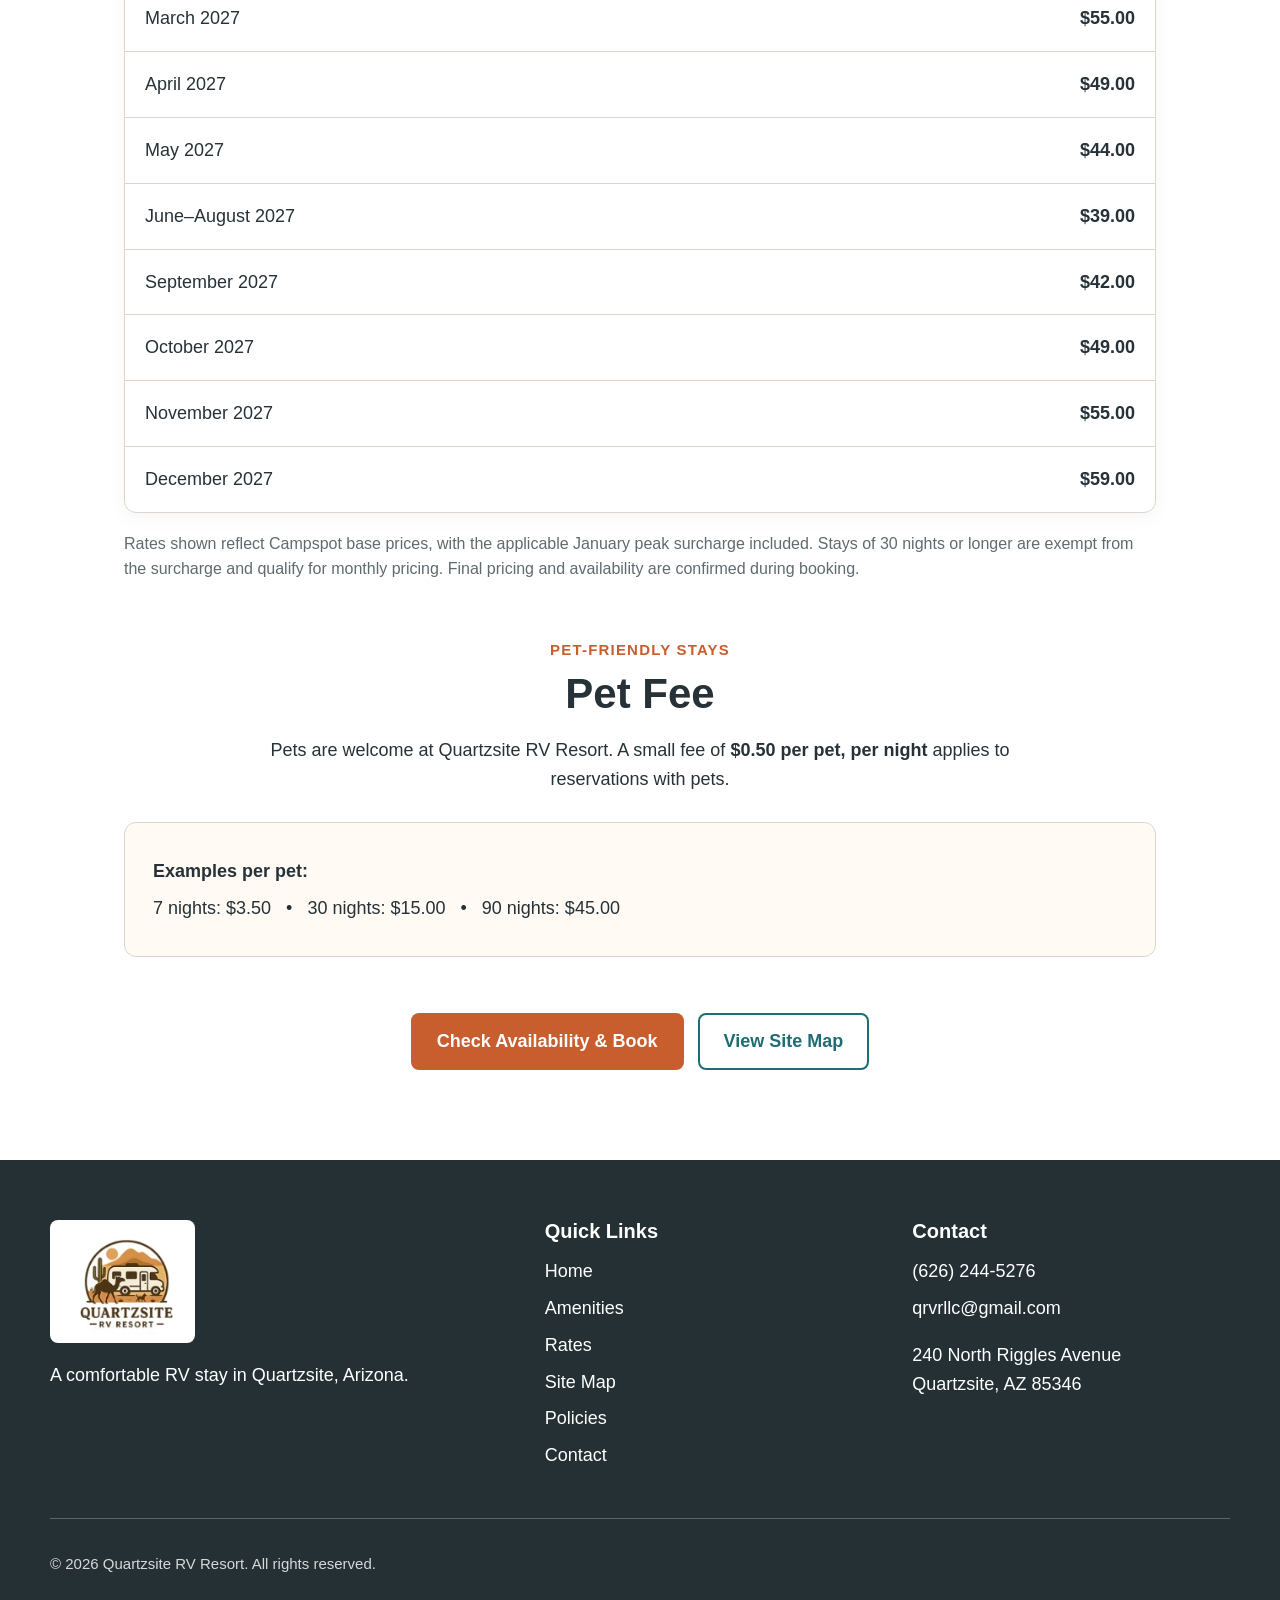
<file: rates.html>
<!DOCTYPE html>
<html lang="en">
<head>
  <meta charset="UTF-8">
  <meta name="viewport" content="width=device-width, initial-scale=1.0">
  <title>Quartzsite RV Park Deals, Discounts &amp; Rates | Quartzsite RV Resort</title>
  <meta name="description" content="Find affordable RV camping in Quartzsite, AZ. Save with monthly RV park discounts, extended-stay specials, guest referral camp credit, Passport America offers, and electricity included.">
  <link rel="stylesheet" href="styles.css">
  <style>
    .rates-hero { background: var(--cream); border-bottom: 1px solid var(--line); }
    .rates-hero-inner { max-width: 900px; margin: 0 auto; padding: 72px 24px 56px; text-align: center; }
    .rates-hero h1 { color: var(--ink); font-size: clamp(40px, 5vw, 58px); margin-bottom: 18px; }
    .rates-hero p { max-width: 760px; margin: 0 auto; color: var(--muted); font-size: 20px; }
    .rates-wrap { max-width: 1080px; margin: 0 auto; padding: 64px 24px 90px; }
    .rates-highlight { background: var(--teal); color: var(--white); border-radius: 12px; padding: 28px; text-align: center; margin-bottom: 34px; }
    .rates-highlight h2 { font-size: 30px; margin-bottom: 10px; }
    .rates-highlight p { margin: 0; font-size: 19px; }
    .rate-section { margin-bottom: 56px; }
    .rate-section .section-heading { margin-bottom: 28px; }
    .rate-table-wrap { border: 1px solid var(--line); border-radius: 12px; background: var(--white); box-shadow: 0 5px 20px rgba(0,0,0,.04); }
    .rate-table { width: 100%; border-collapse: collapse; table-layout: fixed; }
    .rate-table th, .rate-table td { padding: 18px 20px; text-align: left; border-bottom: 1px solid var(--line); }
    .rate-table th { background: var(--cream); color: var(--ink); font-size: 18px; }
    .rate-table tr:last-child td { border-bottom: none; }
    .rate-table td:last-child, .rate-table th:last-child { text-align: right; font-weight: 700; }
    .rate-detail { display: block; margin-top: 4px; font-size: 13px; font-weight: 400; line-height: 1.4; color: var(--muted); }
    .discount-grid { display: grid; grid-template-columns: repeat(3, 1fr); gap: 20px; }
    .discount-card { border: 1px solid var(--line); border-radius: 12px; background: var(--white); padding: 30px 24px; text-align: center; box-shadow: 0 5px 20px rgba(0,0,0,.04); }
    .discount-card .discount { display: block; color: var(--rust); font-size: 38px; font-weight: 800; line-height: 1; margin: 12px 0; }
    .discount-card h3 { margin-bottom: 6px; }
    .discount-card p { margin-bottom: 0; color: var(--muted); }
    .example-box { background: var(--cream); border: 1px solid var(--line); border-radius: 12px; padding: 26px 28px; margin-top: 26px; }
    .example-box h3 { margin-bottom: 12px; }
    .example-box p { margin: 8px 0; }
    .rates-note { color: var(--muted); font-size: 16px; margin-top: 18px; }
    .rates-actions { display: flex; flex-wrap: wrap; justify-content: center; gap: 14px; margin-top: 42px; }
    .referral-special { max-width: 760px; margin: 0 auto; border: 2px solid var(--teal); }
    .referral-special .button { display: inline-block; margin-top: 20px; }
    @media (max-width: 760px) {
      .rate-table th, .rate-table td { padding: 12px 10px; font-size: 14px; overflow-wrap: break-word; }
      .rate-table th { font-size: 15px; }
      .discount-grid { grid-template-columns: 1fr; }
      .rates-actions { display: grid; }
    }
  </style>
</head>
<body>
  <div id="site-header"></div>
  <main>
    <section class="rates-hero">
      <div class="rates-hero-inner">
        <p class="eyebrow">Simple, All-In Pricing</p>
        <h1>Rates at Quartzsite RV Resort</h1>
        <p>Looking for affordable RV camping in Quartzsite? Explore our nightly, weekly, monthly, and extended-stay discounts, with full hookups and electricity included.</p>
      </div>
    </section>
    <section class="rates-wrap">
      <div class="rates-highlight">
        <h2>Full Hookups + Electricity Included</h2>
        <p>Our published rates include utilities, helping make your stay easier to budget.</p>
      </div>
      <div class="example-box" style="margin-top: 0; margin-bottom: 34px;">
        <h3>January 15–31, 2027: Peak-Season Booking Information</h3>
        <p>Reservations for stays during <strong>January 15–31, 2027</strong> currently require a <strong>minimum stay of 7 nights</strong>. This minimum-stay restriction expires on <strong>December 31, 2026</strong>. Please check back after that date for shorter-stay availability.</p>
        <p>A <strong>25% peak-season surcharge</strong> applies to stays of <strong>fewer than 30 nights</strong> during January 15–31, 2027. Stays of <strong>30 nights or longer</strong> are exempt from this surcharge.</p>
      </div>
      <section class="rate-section">
        <div class="section-heading">
          <p class="eyebrow">Stay Longer &amp; Save</p>
          <h2>Extended-Stay Discounts</h2>
          <p>Reserve consecutive months and receive an additional discount off the combined published monthly rates.</p>
        </div>
        <div class="discount-grid">
          <article class="discount-card"><h3>2 Months</h3><span class="discount">7.5% Off</span><p><strong>Discount code: STAY2</strong></p><p>Use this code for a qualifying two-month consecutive stay.</p></article>
          <article class="discount-card"><h3>3 Months</h3><span class="discount">10% Off</span><p><strong>Discount code: STAY3</strong></p><p>Use this code for a qualifying three-month consecutive stay.</p></article>
          <article class="discount-card"><h3>4 Months</h3><span class="discount">15% Off</span><p><strong>Discount code: STAY4</strong></p><p>Use this code for a qualifying four-month consecutive stay.</p></article>
          <article class="discount-card"><h3>5+ Months</h3><span class="discount">20% Off</span><p><strong>Discount code: STAY5</strong></p><p>Use this code for a qualifying stay of five months or longer.</p></article>
          <article class="discount-card"><h3>1 Year</h3><span class="discount">$3,650</span><p><strong>Discount code: STAY12</strong></p><p>Stay for 12 consecutive months at our special annual rate.</p></article>
          <article class="discount-card"><h3>Passport America</h3><span class="discount">50% Off</span><p><strong>Discount code: PASSPORTAMERICA</strong></p><p>Valid for 50% off one night with an active Passport America membership.</p></article>
        </div>
        <p class="rates-note">Extended-stay discounts apply to consecutive monthly reservations and may not be combined with other promotions or discounts. Passport America discount is limited to one night per qualifying stay and requires an active membership. Rates and availability are subject to change.</p>
        <div class="example-box">
          <h3>Planning a Longer Stay?</h3>
          <p>Contact us before booking to ask about current specials or custom pricing for longer stays.</p>
          <p>Call <a href="tel:6262445276">(626) 244-5276</a> or <a href="mailto:qrvrllc@gmail.com">email us</a>.</p>
        </div>
      </section>
      <section class="rate-section" aria-labelledby="referral-special-heading">
        <div class="section-heading">
          <p class="eyebrow">Share the Stay &amp; Save</p>
          <h2 id="referral-special-heading">Guest Referral Special</h2>
          <p>Know someone who would love staying at Quartzsite RV Resort? Refer them and earn camp credit!</p>
        </div>
        <div class="discount-card referral-special">
          <h3>Refer a Guest, Earn Camp Credit</h3>
          <span class="discount">$30 Camp Credit</span>
          <p>Get a <strong>$30 camp credit</strong> for referring any guest who books a stay of <strong>one month or longer</strong>.</p>
          <p><strong>Must call to book.</strong> Ask your referred guest to mention your name when calling to make their reservation.</p>
          <a class="button button-primary" href="tel:6262445276">Call (626) 244-5276</a>
        </div>
      </section>
      <section class="rate-section">
        <div class="section-heading"><p class="eyebrow">2026–2027 Season</p><h2>Monthly Rates</h2></div>
        <div class="rate-table-wrap"><table class="rate-table"><thead><tr><th>Month</th><th>Monthly Rate</th></tr></thead><tbody>
          <tr><td>July–September</td><td>$450</td></tr><tr><td>October</td><td>$500</td></tr>
          <tr><td>November</td><td>$650</td></tr><tr><td>December</td><td>$675</td></tr>
          <tr><td>January</td><td>$700</td></tr><tr><td>February</td><td>$650</td></tr><tr><td>March</td><td>$600</td></tr>
        </tbody></table></div>
      </section>
      <section class="rate-section">
        <div class="section-heading"><p class="eyebrow">Shorter Stays</p><h2>Weekly Rates</h2></div>
        <div class="rate-table-wrap"><table class="rate-table"><thead><tr><th>Months</th><th>Weekly Rate</th></tr></thead><tbody>
          <tr><td>July–September</td><td>$250</td></tr><tr><td>October–December</td><td>$325</td></tr>
          <tr><td>January 1–14</td><td>$350</td></tr>
          <tr><td>January 15–31</td><td>$437.50<span class="rate-detail">Includes 25% surcharge; 7-night minimum</span></td></tr>
          <tr><td>February</td><td>$325</td></tr><tr><td>March</td><td>$300</td></tr>
        </tbody></table></div>
      </section>
      <section class="rate-section">
        <div class="section-heading"><p class="eyebrow">Flexible Stays</p><h2>Nightly Rates</h2><p>Nightly rates for both our back-in and pull-through full-hookup RV sites.</p></div>
        <div class="rate-table-wrap"><table class="rate-table"><thead><tr><th>Dates</th><th>Nightly Rate</th></tr></thead><tbody>
          <tr><td>September 18–30, 2026</td><td>$42.00</td></tr>
          <tr><td>October 2026</td><td>$49.00</td></tr>
          <tr><td>November 2026</td><td>$55.00</td></tr>
          <tr><td>December 2026</td><td>$59.00</td></tr>
          <tr><td>January 1–14, 2027</td><td>$65.00</td></tr>
          <tr><td>January 15–31, 2027</td><td>$81.25<span class="rate-detail">25% surcharge for stays under 30 nights; 7-night minimum until December 31, 2026</span></td></tr>
          <tr><td>February 2027</td><td>$59.00</td></tr>
          <tr><td>March 2027</td><td>$55.00</td></tr>
          <tr><td>April 2027</td><td>$49.00</td></tr>
          <tr><td>May 2027</td><td>$44.00</td></tr>
          <tr><td>June–August 2027</td><td>$39.00</td></tr>
          <tr><td>September 2027</td><td>$42.00</td></tr>
          <tr><td>October 2027</td><td>$49.00</td></tr>
          <tr><td>November 2027</td><td>$55.00</td></tr>
          <tr><td>December 2027</td><td>$59.00</td></tr>
        </tbody></table></div>
        <p class="rates-note">Rates shown reflect Campspot base prices, with the applicable January peak surcharge included. Stays of 30 nights or longer are exempt from the surcharge and qualify for monthly pricing. Final pricing and availability are confirmed during booking.</p>
      </section>
      <section class="rate-section">
        <div class="section-heading"><p class="eyebrow">Pet-Friendly Stays</p><h2>Pet Fee</h2><p>Pets are welcome at Quartzsite RV Resort. A small fee of <strong>$0.50 per pet, per night</strong> applies to reservations with pets.</p></div>
        <div class="example-box"><p><strong>Examples per pet:</strong></p><p>7 nights: $3.50 &nbsp; • &nbsp; 30 nights: $15.00 &nbsp; • &nbsp; 90 nights: $45.00</p></div>
      </section>
      <div class="rates-actions">
        <a class="button button-primary" href="https://www.campspot.com/book/quartzsite-rv-resort">Check Availability &amp; Book</a>
        <a class="button button-outline" href="site-map.html">View Site Map</a>
      </div>
    </section>
  </main>
  <div id="site-footer"></div>
  <script src="site.js"></script>
</body>
</html>
</file>
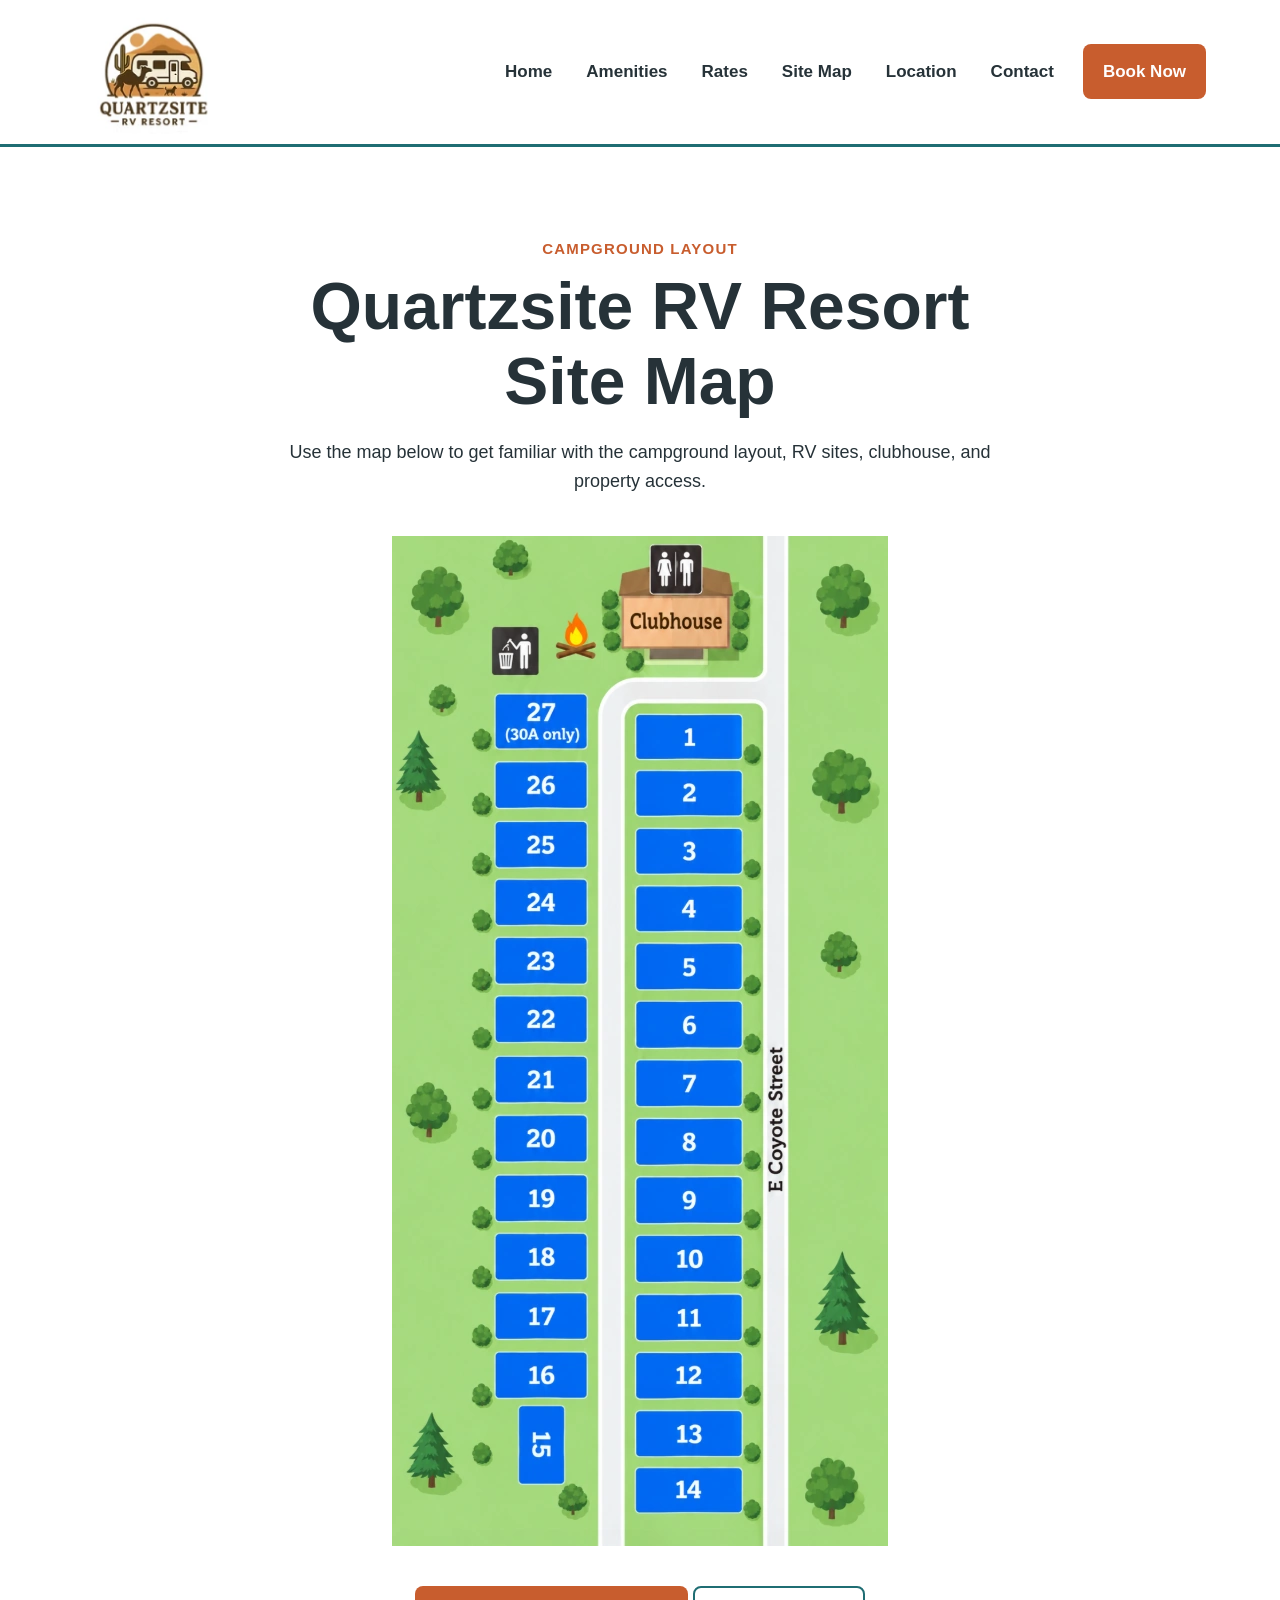
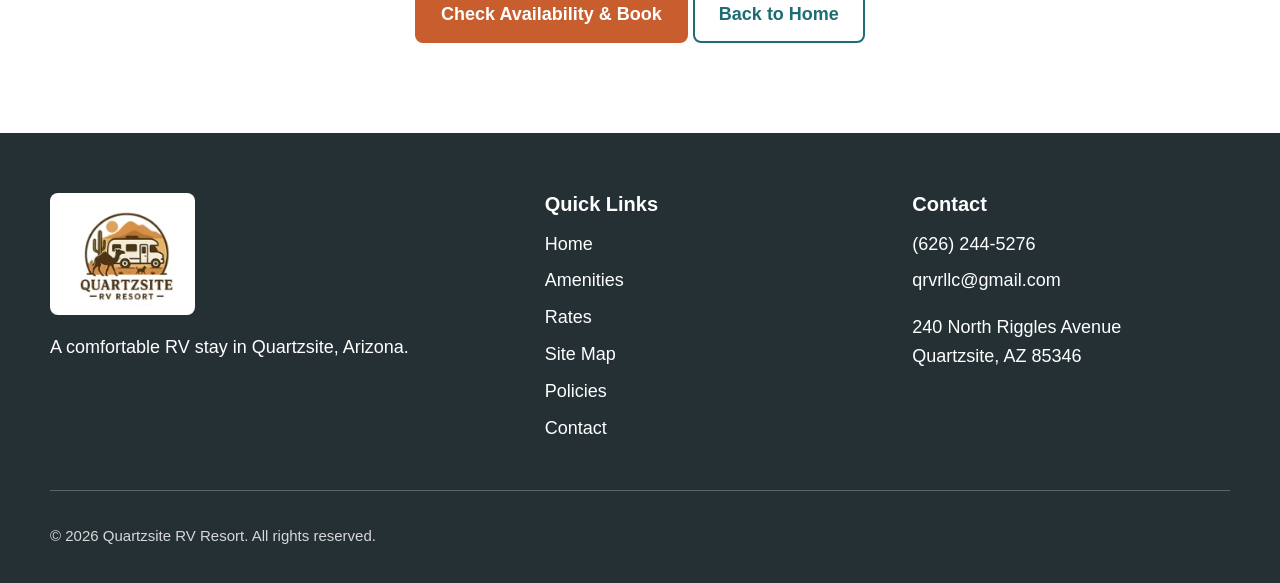
<file: site-map.html>
<!DOCTYPE html>
<html lang="en">
<head>
  <meta charset="UTF-8">
  <meta name="viewport" content="width=device-width, initial-scale=1.0">

  <title>Campground Site Map | Quartzsite RV Resort</title>

  <meta
    name="description"
    content="View the campground site map for Quartzsite RV Resort in Quartzsite, Arizona."
  >

  <link rel="stylesheet" href="styles.css">

  <style>
    .map-page {
      text-align: center;
    }

    .campground-map {
      display: flex;
      justify-content: center;
      align-items: center;
      margin: 40px auto;
      width: 100%;
    }

    .campground-map img {
      display: block;
      width: auto;
      max-width: 100%;
      height: auto;
      margin: 0 auto;
    }

    .map-actions {
      justify-content: center;
    }
  </style>

</head>

<body>

  <div id="site-header"></div>

  <main>

    <section class="section map-page">

      <div class="section-heading">
        <p class="eyebrow">Campground Layout</p>

        <h1>Quartzsite RV Resort Site Map</h1>

        <p>
          Use the map below to get familiar with the campground layout,
          RV sites, clubhouse, and property access.
        </p>
      </div>

      <div class="campground-map">
        <img
          src="images/sitemap.webp"
          alt="Quartzsite RV Resort campground site map"
        >
      </div>

      <div class="map-actions">
        <a class="button button-primary" href="https://www.campspot.com/book/quartzsite-rv-resort">
          Check Availability &amp; Book
        </a>

        <a class="button button-outline" href="index.html">
          Back to Home
        </a>
      </div>

    </section>

  </main>

  <div id="site-footer"></div>

  <script src="site.js"></script>

</body>
</html>
</file>
<file: styles.css>
/* Quartzsite RV Resort
   Designed for simple navigation, large tap targets, and strong readability.
*/

:root {
  --ink: #263238;
  --muted: #5f6b70;
  --sand: #f4eadc;
  --cream: #fffaf3;
  --rust: #c85d2e;
  --rust-dark: #9f4320;
  --teal: #1f6d73;
  --white: #ffffff;
  --line: #ded6ca;
  --max-width: 1180px;
}

* {
  box-sizing: border-box;
}

html {
  scroll-behavior: smooth;
  scroll-padding-top: 110px;
}

body {
  margin: 0;
  font-family: Arial, Helvetica, sans-serif;
  color: var(--ink);
  background: var(--white);
  font-size: 18px;
  line-height: 1.6;
}

img {
  display: block;
  max-width: 100%;
}

a {
  color: inherit;
}

.site-header {
  position: sticky;
  top: 0;
  z-index: 1000;
  background: rgba(255,255,255,0.98);
  border-bottom: 3px solid var(--teal);
}

.header-inner {
  max-width: var(--max-width);
  margin: 0 auto;
  min-height: 94px;
  padding: 10px 24px;
  display: flex;
  align-items: center;
  gap: 30px;
}

.brand img {
  width: 150px;
  height: auto;
}

.main-nav {
  margin-left: auto;
  display: flex;
  align-items: center;
  gap: 8px;
}

.main-nav a {
  text-decoration: none;
  font-weight: 700;
  font-size: 17px;
  padding: 14px 13px;
  border-radius: 8px;
}

.main-nav a:hover,
.main-nav a:focus-visible {
  background: var(--sand);
}

.main-nav .nav-book {
  margin-left: 8px;
  color: var(--white);
  background: var(--rust);
  padding-inline: 20px;
}

.main-nav .nav-book:hover,
.main-nav .nav-book:focus-visible {
  background: var(--rust-dark);
}

.menu-toggle {
  display: none;
  margin-left: auto;
  min-width: 88px;
  min-height: 48px;
  border: 2px solid var(--teal);
  border-radius: 8px;
  background: var(--white);
  font-size: 18px;
  font-weight: 700;
}

.hero {
  position: relative;
  min-height: 590px;
  overflow: hidden;
  background: #c9b190;
}

.hero-image {
  position: absolute;
  inset: 0;
  width: 100%;
  height: 100%;
  object-fit: cover;
}

.hero-overlay {
  position: relative;
  min-height: 590px;
  display: flex;
  align-items: center;
  background: linear-gradient(90deg, rgba(22,30,32,.76) 0%, rgba(22,30,32,.52) 43%, rgba(22,30,32,.05) 75%);
}

.hero-content {
  width: min(700px, calc(100% - 48px));
  margin-left: max(24px, calc((100vw - var(--max-width)) / 2));
  color: var(--white);
  padding: 70px 0;
}

.eyebrow {
  margin: 0 0 8px;
  color: var(--rust);
  text-transform: uppercase;
  letter-spacing: .08em;
  font-size: 15px;
  font-weight: 800;
}

.hero .eyebrow {
  color: #ffd3bd;
}

h1,
h2,
h3 {
  line-height: 1.15;
  margin-top: 0;
}

h1 {
  margin-bottom: 18px;
  font-size: clamp(40px, 6vw, 66px);
  max-width: 760px;
}

h2 {
  font-size: clamp(30px, 4vw, 42px);
  margin-bottom: 18px;
}

h3 {
  font-size: 24px;
  margin-bottom: 10px;
}

.hero-content > p:not(.eyebrow) {
  max-width: 660px;
  font-size: 22px;
}

.hero-actions,
.rate-actions,
.contact-actions {
  display: flex;
  flex-wrap: wrap;
  gap: 14px;
  margin-top: 28px;
}

.button {
  display: inline-flex;
  justify-content: center;
  align-items: center;
  min-height: 54px;
  padding: 12px 24px;
  border-radius: 8px;
  text-decoration: none;
  font-weight: 800;
  font-size: 18px;
  border: 2px solid transparent;
}

.button-primary {
  background: var(--rust);
  color: var(--white);
}

.button-primary:hover,
.button-primary:focus-visible {
  background: var(--rust-dark);
}

.button-secondary {
  background: var(--white);
  color: var(--ink);
}

.button-outline {
  border-color: var(--teal);
  color: var(--teal);
  background: var(--white);
}

.quick-info {
  max-width: var(--max-width);
  margin: -40px auto 0;
  padding: 0 24px;
  position: relative;
  z-index: 5;
  display: grid;
  grid-template-columns: repeat(4, 1fr);
}

.quick-info > div {
  background: var(--white);
  padding: 24px 20px;
  border: 1px solid var(--line);
  border-right: none;
  text-align: center;
  box-shadow: 0 8px 30px rgba(0,0,0,.07);
}

.quick-info > div:first-child {
  border-radius: 10px 0 0 10px;
}

.quick-info > div:last-child {
  border-right: 1px solid var(--line);
  border-radius: 0 10px 10px 0;
}

.quick-info strong,
.quick-info span {
  display: block;
}

.quick-info strong {
  font-size: 20px;
}

.quick-info span {
  color: var(--muted);
  font-size: 16px;
  margin-top: 4px;
}

.section {
  max-width: var(--max-width);
  margin: 0 auto;
  padding: 90px 24px;
}

.section-alt {
  max-width: none;
  padding-left: max(24px, calc((100vw - var(--max-width)) / 2));
  padding-right: max(24px, calc((100vw - var(--max-width)) / 2));
  background: var(--cream);
}

.two-column {
  display: grid;
  grid-template-columns: 1fr 1fr;
  align-items: center;
  gap: 60px;
}

.section-copy p {
  max-width: 640px;
}

.image-card img {
  width: 100%;
  min-height: 380px;
  object-fit: cover;
  border-radius: 12px;
}

.text-link {
  color: var(--teal);
  font-weight: 800;
  text-decoration-thickness: 2px;
  text-underline-offset: 4px;
}

.section-heading {
  max-width: 760px;
  margin: 0 auto 38px;
  text-align: center;
}

.card-grid {
  display: grid;
  grid-template-columns: repeat(4, 1fr);
  gap: 18px;
}

.info-card {
  background: var(--white);
  border: 1px solid var(--line);
  border-radius: 10px;
  padding: 28px 24px;
}

.info-card p {
  margin-bottom: 0;
  color: var(--muted);
}

.rate-actions {
  justify-content: center;
}

.contact-section {
  display: flex;
  justify-content: space-between;
  align-items: center;
  gap: 40px;
}

.site-footer {
  background: #243034;
  color: var(--white);
  padding: 60px 24px 20px;
}

.footer-grid {
  max-width: var(--max-width);
  margin: 0 auto;
  display: grid;
  grid-template-columns: 1.4fr 1fr 1fr;
  gap: 50px;
}

.footer-logo {
  width: 145px;
  background: var(--white);
  border-radius: 8px;
  padding: 8px;
  margin-bottom: 18px;
}

.site-footer h2 {
  font-size: 20px;
  margin-bottom: 14px;
}

.site-footer a {
  display: block;
  width: fit-content;
  margin: 8px 0;
  color: var(--white);
  text-decoration: none;
}

.site-footer a:hover,
.site-footer a:focus-visible {
  text-decoration: underline;
}

.footer-bottom {
  max-width: var(--max-width);
  margin: 40px auto 0;
  padding-top: 18px;
  border-top: 1px solid rgba(255,255,255,.25);
  color: #d8d8d8;
  font-size: 15px;
}

@media (max-width: 900px) {
  .menu-toggle {
    display: inline-block;
  }

  .main-nav {
    display: none;
    position: absolute;
    left: 0;
    right: 0;
    top: 94px;
    background: var(--white);
    border-bottom: 3px solid var(--teal);
    padding: 12px 18px 20px;
  }

  .main-nav.open {
    display: grid;
  }

  .main-nav a {
    min-height: 52px;
    display: flex;
    align-items: center;
    padding: 12px 18px;
  }

  .main-nav .nav-book {
    margin-left: 0;
    justify-content: center;
  }

  .quick-info {
    grid-template-columns: 1fr 1fr;
    margin-top: 0;
    padding: 20px 24px 0;
  }

  .quick-info > div,
  .quick-info > div:first-child,
  .quick-info > div:last-child {
    border: 1px solid var(--line);
    border-radius: 0;
  }

  .two-column,
  .footer-grid {
    grid-template-columns: 1fr;
  }

  .card-grid {
    grid-template-columns: 1fr 1fr;
  }

  .contact-section {
    display: block;
  }
}

@media (max-width: 600px) {
  body {
    font-size: 17px;
  }

  .header-inner {
    min-height: 82px;
  }

  .brand img {
    width: 124px;
  }

  .main-nav {
    top: 82px;
  }

  .hero,
  .hero-overlay {
    min-height: 540px;
  }

  .hero-content {
    width: calc(100% - 36px);
    margin-left: 18px;
  }

  .hero-overlay {
    background: rgba(22,30,32,.58);
  }

  .hero-actions,
  .rate-actions,
  .contact-actions {
    display: grid;
  }

  .button {
    width: 100%;
  }

  .quick-info,
  .card-grid {
    grid-template-columns: 1fr;
  }

  .section,
  .section-alt {
    padding-top: 64px;
    padding-bottom: 64px;
  }
}
</file>
<file: chat-widget.css>
#qrvr-chat-button {
  position: fixed;
  right: 22px;
  bottom: 22px;
  width: 58px;
  height: 58px;
  border: none;
  border-radius: 50%;
  font-size: 26px;
  cursor: pointer;
  z-index: 9998;
  box-shadow: 0 4px 18px rgba(0, 0, 0, 0.25);
}

#qrvr-chat-panel {
  position: fixed;
  right: 22px;
  bottom: 92px;
  width: 360px;
  height: 500px;
  max-height: calc(100vh - 120px);
  background: #fff;
  border-radius: 14px;
  box-shadow: 0 8px 30px rgba(0, 0, 0, 0.25);
  display: none;
  flex-direction: column;
  overflow: hidden;
  z-index: 9999;
  font-family: Arial, sans-serif;
}

#qrvr-chat-panel.open {
  display: flex;
}

#qrvr-chat-header {
  padding: 14px 16px;
  font-weight: 700;
  border-bottom: 1px solid #ddd;
  display: flex;
  justify-content: space-between;
  align-items: center;
}

#qrvr-chat-messages {
  flex: 1;
  overflow-y: auto;
  padding: 14px;
}

.qrvr-message {
  margin-bottom: 12px;
  padding: 10px 12px;
  border-radius: 12px;
  line-height: 1.4;
  white-space: pre-wrap;
}

.qrvr-message.user {
  background: #e9eef5;
  margin-left: 40px;
}

.qrvr-message.assistant {
  background: #f5f5f5;
  margin-right: 40px;
}

#qrvr-chat-input-row {
  display: flex;
  gap: 8px;
  padding: 12px;
  border-top: 1px solid #ddd;
}

#qrvr-chat-input {
  flex: 1;
  padding: 10px;
  border: 1px solid #bbb;
  border-radius: 8px;
}

#qrvr-chat-send {
  padding: 10px 14px;
  border: none;
  border-radius: 8px;
  cursor: pointer;
}

#qrvr-new-chat {
  border: none;
  background: none;
  cursor: pointer;
  font-size: 12px;
}

/* Assistant typing indicator */
.qrvr-typing-indicator {
  display: flex;
  align-items: center;
  gap: 5px;
  width: fit-content;
  min-height: 20px;
  padding: 12px 16px;
}

.qrvr-typing-dot {
  width: 7px;
  height: 7px;
  border-radius: 50%;
  background: #7b8490;
  animation: qrvr-typing 1.2s infinite ease-in-out;
}

.qrvr-typing-dot:nth-child(2) {
  animation-delay: 0.2s;
}

.qrvr-typing-dot:nth-child(3) {
  animation-delay: 0.4s;
}

@keyframes qrvr-typing {
  0%, 60%, 100% {
    transform: translateY(0);
    opacity: 0.4;
  }

  30% {
    transform: translateY(-5px);
    opacity: 1;
  }
}

@media (prefers-reduced-motion: reduce) {
  .qrvr-typing-dot {
    animation: none;
    opacity: 0.75;
  }
}
</file>
